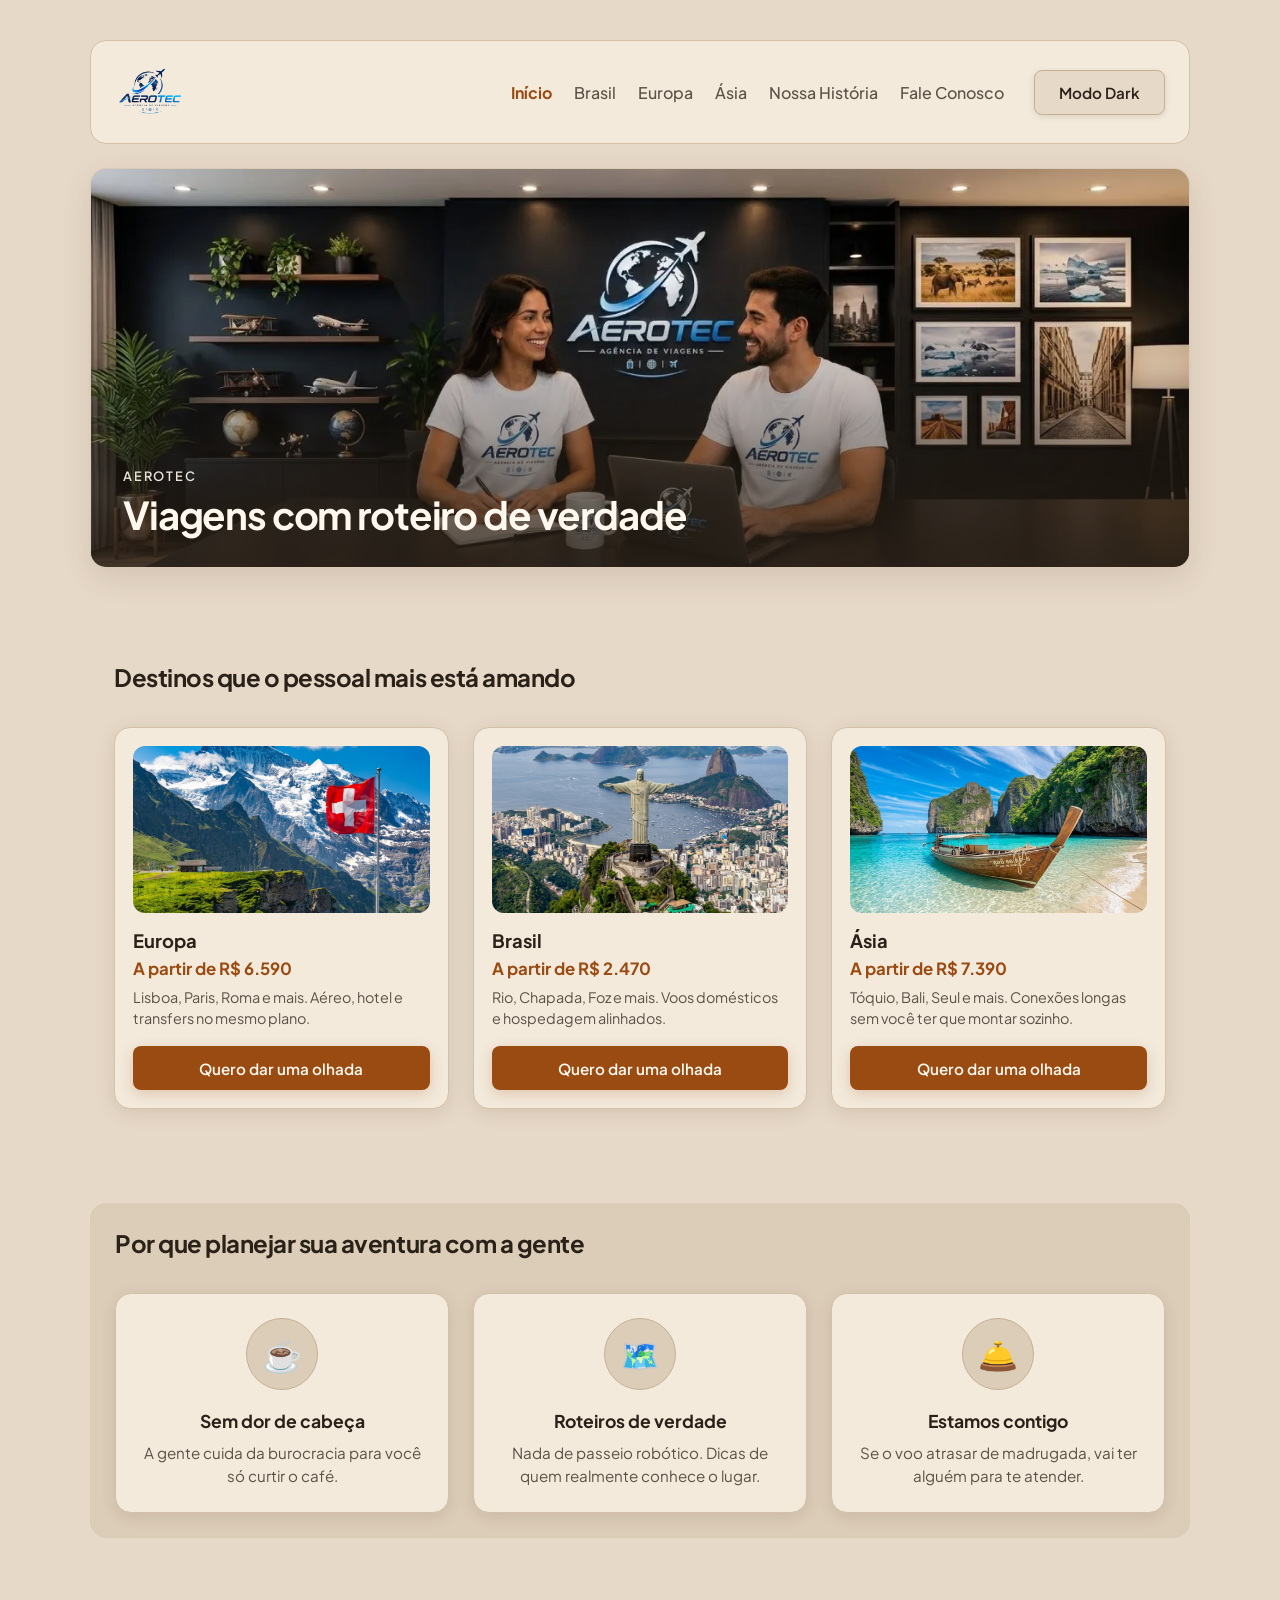
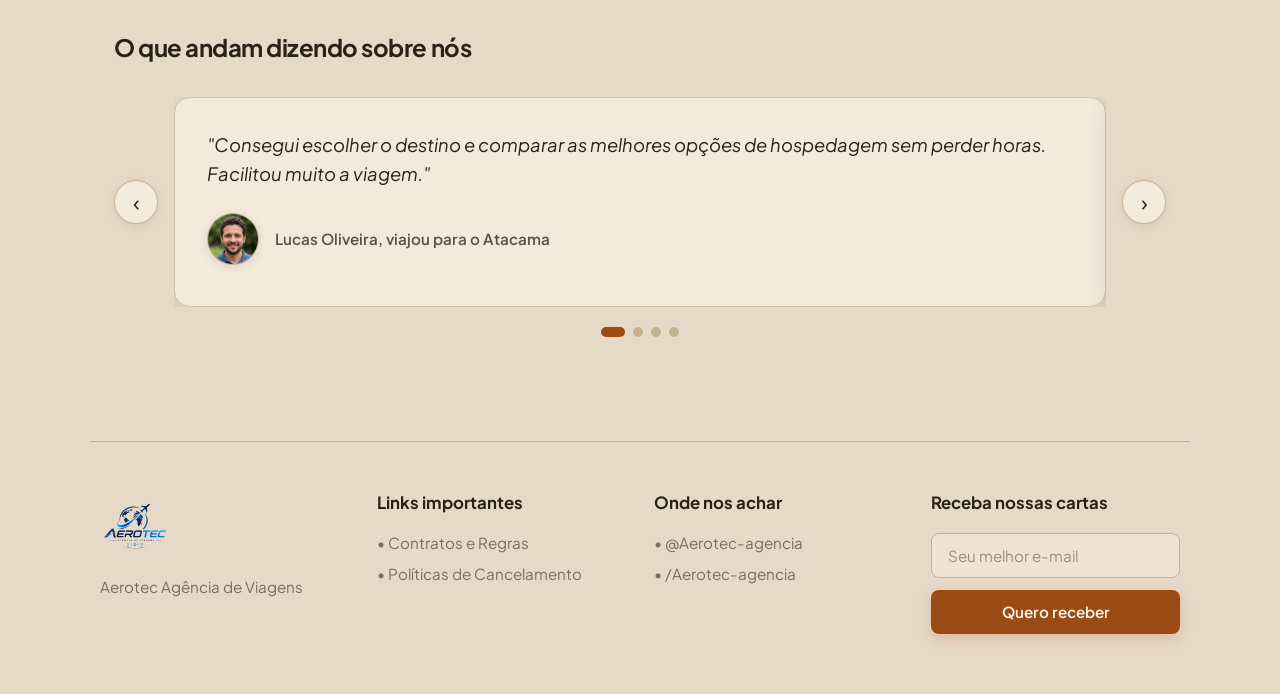
<file: index.html>
<!DOCTYPE html>
<html lang="pt-BR">
<head>
    <meta charset="UTF-8">
    <title>Aerotec Agência de Viagens</title>
    <meta name="description" content="Roteiros no Brasil, Europa e Ásia com a Aerotec.">
    <link rel="preconnect" href="https://fonts.googleapis.com">
    <link rel="preconnect" href="https://fonts.gstatic.com" crossorigin>
    <link href="https://fonts.googleapis.com/css2?family=Plus+Jakarta+Sans:wght@500;600;700&display=swap" rel="stylesheet">
    <link rel="stylesheet" href="style.css">
    <meta name="viewport" content="width=device-width, initial-scale=1.0">
</head>
<body>

    <div class="container-fixo" id="inicio">
        
        <header class="header-rascunho">
            <div class="header-topo">
                <div class="logo-box">
                    <img id="logo-header" class="logo-img tema-img" src="images/logo.webp" data-claro="images/logo.webp" data-escuro="images/logo%20dark.webp" alt="Logo Aerotec">
                </div>
                <button type="button" class="menu-toggle" id="menu-toggle" aria-expanded="false" aria-controls="nav-principal">Menu</button>
            </div>
            <nav class="nav-rascunho" id="nav-principal">
                <a href="#inicio" class="ativo">Início</a>
                <a href="brasil.html">Brasil</a>
                <a href="europa.html">Europa</a>
                <a href="asia.html">Ásia</a>
                <a href="historia.html">Nossa História</a>
                <a href="#contato">Fale Conosco</a>
                <button type="button" id="botao-modo-dark" class="botao-falso botao-modo-dark">Modo Dark</button>
            </nav>
        </header>

        <section class="hero-rascunho">
            <img id="hero-banner" class="hero-imagem tema-img" src="images/banner.webp" data-claro="images/banner.webp" data-escuro="images/banner%20dark.webp" alt="Banner Aerotec">
            <div class="hero-legenda">
                <span>Aerotec</span>
                <h2>Viagens com roteiro de verdade</h2>
            </div>
        </section>
        <section id="destinos" class="secao-rascunho">
            <h3>Destinos que o pessoal mais está amando</h3>
            <div class="grid-destinos">
        
                <div class="card-destino">
                    <div class="imagem-box">
                        <picture>
                            <source srcset="images/pag.europa_mobile.webp" media="(max-width: 768px)">
                            <img src="images/pag.europa.webp" alt="Europa">
                        </picture>
                    </div>
                    <h4>Europa</h4>
                    <p class="preco">A partir de R$ 6.590</p>
                    <p class="card-desc">Lisboa, Paris, Roma e mais. Aéreo, hotel e transfers no mesmo plano.</p>
                    <a href="europa.html" class="botao-falso">Quero dar uma olhada</a>
                </div>
        
                <div class="card-destino">
                    <div class="imagem-box">
                        <picture>
                            <source srcset="images/pag.brasil_mobile.webp" media="(max-width: 768px)">
                            <img src="images/pag.brasil.webp" alt="Brasil">
                        </picture>
                    </div>
                    <h4>Brasil</h4>
                    <p class="preco">A partir de R$ 2.470</p>
                    <p class="card-desc">Rio, Chapada, Foz e mais. Voos domésticos e hospedagem alinhados.</p>
                    <a href="brasil.html" class="botao-falso">Quero dar uma olhada</a>
                </div>
        
                <div class="card-destino">
                    <div class="imagem-box">
                        <picture>
                            <source srcset="images/pag.asia_mobile.webp" media="(max-width: 768px)">
                            <img src="images/pag.asia.webp" alt="Ásia">
                        </picture>
                    </div>
                    <h4>Ásia</h4>
                    <p class="preco">A partir de R$ 7.390</p>
                    <p class="card-desc">Tóquio, Bali, Seul e mais. Conexões longas sem você ter que montar sozinho.</p>
                    <a href="asia.html" class="botao-falso">Quero dar uma olhada</a>
                </div>
        
            </div>
        </section>

        <section class="secao-rascunho bkg-papel">
            <h3>Por que planejar sua aventura com a gente</h3>
            <div class="grid-vantagens">
                <div class="card-vantagem">
                    <div class="icone-box">☕</div>
                    <h4>Sem dor de cabeça</h4>
                    <p>A gente cuida da burocracia para você só curtir o café.</p>
                </div>
                <div class="card-vantagem">
                    <div class="icone-box">🗺️</div>
                    <h4>Roteiros de verdade</h4>
                    <p>Nada de passeio robótico. Dicas de quem realmente conhece o lugar.</p>
                </div>
                <div class="card-vantagem">
                    <div class="icone-box">🛎️</div>
                    <h4>Estamos contigo</h4>
                    <p>Se o voo atrasar de madrugada, vai ter alguém para te atender.</p>
                </div>
            </div>
        </section>

        <section class="secao-rascunho">
            <h3>O que andam dizendo sobre nós</h3>
            <div class="carrossel-depoimentos" id="carrossel-depoimentos">
                <div class="carrossel-linha">
                    <button type="button" class="carrossel-seta" data-carrossel-prev aria-label="Depoimento anterior">‹</button>
                    <div class="carrossel-viewport">
                        <div class="carrossel-trilha">
                            <article class="depoimento-box">
                                <p class="aspas">"Consegui escolher o destino e comparar as melhores opções de hospedagem sem perder horas. Facilitou muito a viagem."</p>
                                <div class="cliente-info">
                                    <div class="avatar-falso">
                                        <img src="images/lucas avaliador.webp" alt="Foto de Lucas Oliveira">
                                    </div>
                                    <span>Lucas Oliveira, viajou para o Atacama</span>
                                </div>
                            </article>
                            <article class="depoimento-box">
                                <p class="aspas">"O roteiro na Europa foi redondo: trem, hotel e dicas de quem já conhecia a cidade. Não fiquei perdido nem um dia."</p>
                                <div class="cliente-info">
                                    <div class="avatar-falso">
                                        <img src="images/marinaavaliadora.webp" alt="Foto de Marina Costa">
                                    </div>
                                    <span>Marina Costa, viajou para Lisboa</span>
                                </div>
                            </article>
                            <article class="depoimento-box">
                                <p class="aspas">"Pedi um plano para o Japão e saiu do papel sem enrolação. Passagens, hospedagem e horários certos para não perder nada."</p>
                                <div class="cliente-info">
                                    <div class="avatar-falso">
                                        <img src="images/rafaelavaliador.webp" alt="Foto de Rafael Santos">
                                    </div>
                                    <span>Rafael Santos, viajou para Tóquio</span>
                                </div>
                            </article>
                            <article class="depoimento-box">
                                <p class="aspas">"Queria conhecer o Brasil de verdade, não só o cartão-postal. A equipe montou um roteiro leve e com gente pra atender se algo saísse do script."</p>
                                <div class="cliente-info">
                                    <div class="avatar-falso">
                                        <img src="images/pedro avaliador.webp" alt="Foto de Pedro Raul">
                                    </div>
                                    <span>Pedro Raul, viajou para a Chapada Diamantina</span>
                                </div>
                            </article>
                        </div>
                    </div>
                    <button type="button" class="carrossel-seta" data-carrossel-next aria-label="Próximo depoimento">›</button>
                </div>
                <div class="carrossel-pontos" data-carrossel-pontos></div>
            </div>
        </section>

        <footer class="footer-rascunho">
            <div class="coluna-footer">
                <img id="logo-footer" class="logo-footer logo-img tema-img" src="images/logo.webp" data-claro="images/logo.webp" data-escuro="images/logo%20dark.webp" alt="Logo Aerotec">
                <p>Aerotec Agência de Viagens</p>
            </div>
            <div class="coluna-footer">
                <strong>Links importantes</strong>
                <p>• <a href="contratos.html">Contratos e Regras</a></p>
                <p>• <a href="politicas.html">Políticas de Cancelamento</a></p>
            </div>
            <div class="coluna-footer">
                <strong>Onde nos achar</strong>
                <p>• <a href="https://instagram.com/Aerotec_agencia">@Aerotec-agencia</a></p>
                <p>• <a href="https://facebook.com/Aerotec-agencia">/Aerotec-agencia</a></p>
            </div>
            <div id="contato" class="coluna-footer">
                <strong>Receba nossas cartas</strong>
                <input class="input-falso" type="email" name="email" placeholder="Seu melhor e-mail" autocomplete="email">
                <button type="button" class="botao-falso">Quero receber</button>
            </div>
        </footer>

    </div>

    <script>
        const botaoModoDark = document.getElementById('botao-modo-dark');
        const imagensTema = document.querySelectorAll('.tema-img');

        botaoModoDark.addEventListener('click', () => {
            const ativarDark = !document.body.classList.contains('modo-dark');
            document.body.classList.toggle('modo-dark', ativarDark);

            imagensTema.forEach((img) => {
                img.src = ativarDark ? img.dataset.escuro : img.dataset.claro;
            });

            botaoModoDark.textContent = ativarDark ? 'Modo Claro' : 'Modo Dark';
        });

        const carrossel = document.getElementById('carrossel-depoimentos');
        const trilha = carrossel.querySelector('.carrossel-trilha');
        const slides = carrossel.querySelectorAll('.depoimento-box');
        const pontosBox = carrossel.querySelector('[data-carrossel-pontos]');
        let indiceAtual = 0;

        slides.forEach((_, indice) => {
            const ponto = document.createElement('button');
            ponto.type = 'button';
            ponto.className = 'carrossel-ponto' + (indice === 0 ? ' ativo' : '');
            ponto.setAttribute('aria-label', 'Ir para depoimento ' + (indice + 1));
            ponto.addEventListener('click', () => irParaSlide(indice));
            pontosBox.appendChild(ponto);
        });

        const pontos = pontosBox.querySelectorAll('.carrossel-ponto');

        function irParaSlide(indice) {
            indiceAtual = (indice + slides.length) % slides.length;
            trilha.style.transform = 'translateX(-' + (indiceAtual * 100) + '%)';
            pontos.forEach((ponto, i) => ponto.classList.toggle('ativo', i === indiceAtual));
        }

        carrossel.querySelector('[data-carrossel-prev]').addEventListener('click', () => irParaSlide(indiceAtual - 1));
        carrossel.querySelector('[data-carrossel-next]').addEventListener('click', () => irParaSlide(indiceAtual + 1));

        const menuToggle = document.getElementById('menu-toggle');
        const navPrincipal = document.getElementById('nav-principal');

        menuToggle.addEventListener('click', () => {
            const aberto = navPrincipal.classList.toggle('aberto');
            menuToggle.setAttribute('aria-expanded', String(aberto));
            menuToggle.textContent = aberto ? 'Fechar' : 'Menu';
        });

        navPrincipal.querySelectorAll('a').forEach((link) => {
            link.addEventListener('click', () => {
                if (window.matchMedia('(max-width: 768px)').matches) {
                    navPrincipal.classList.remove('aberto');
                    menuToggle.setAttribute('aria-expanded', 'false');
                    menuToggle.textContent = 'Menu';
                }
            });
        });
    </script>

</body>
</html>
</file>
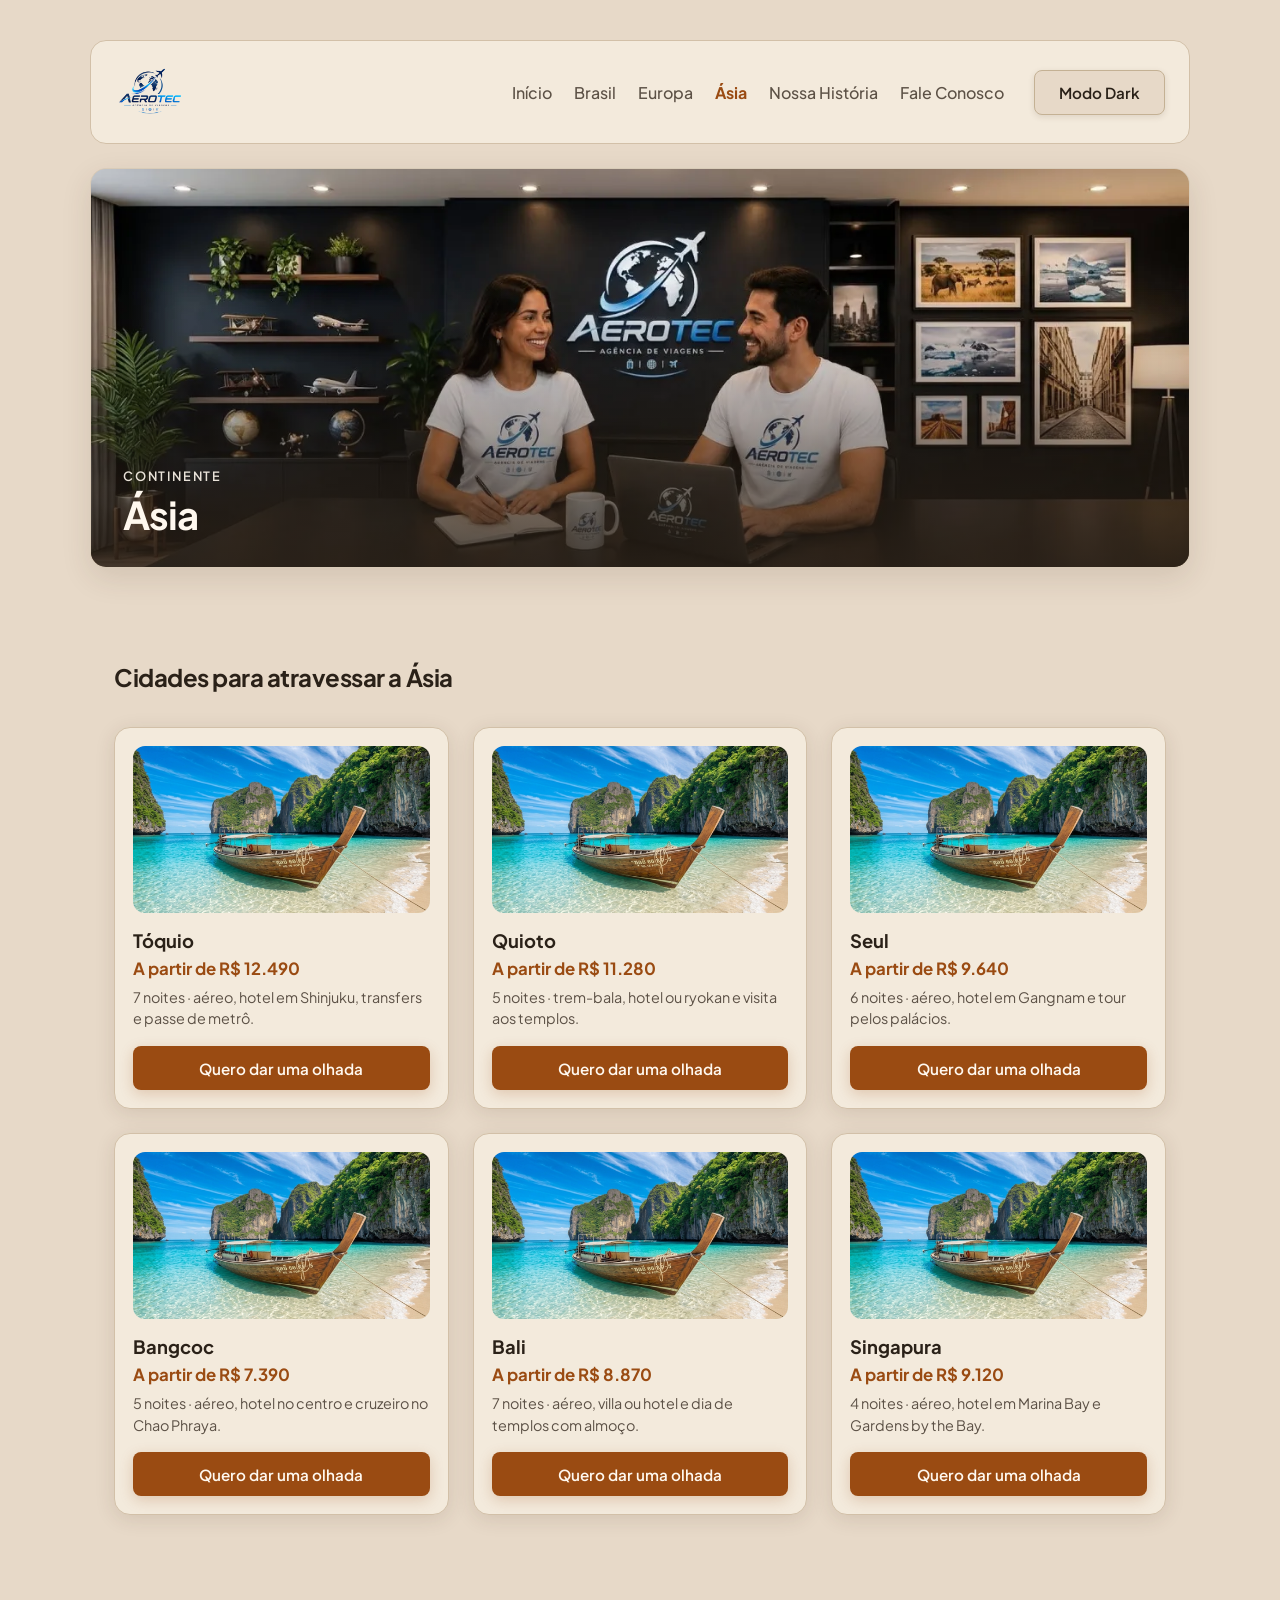
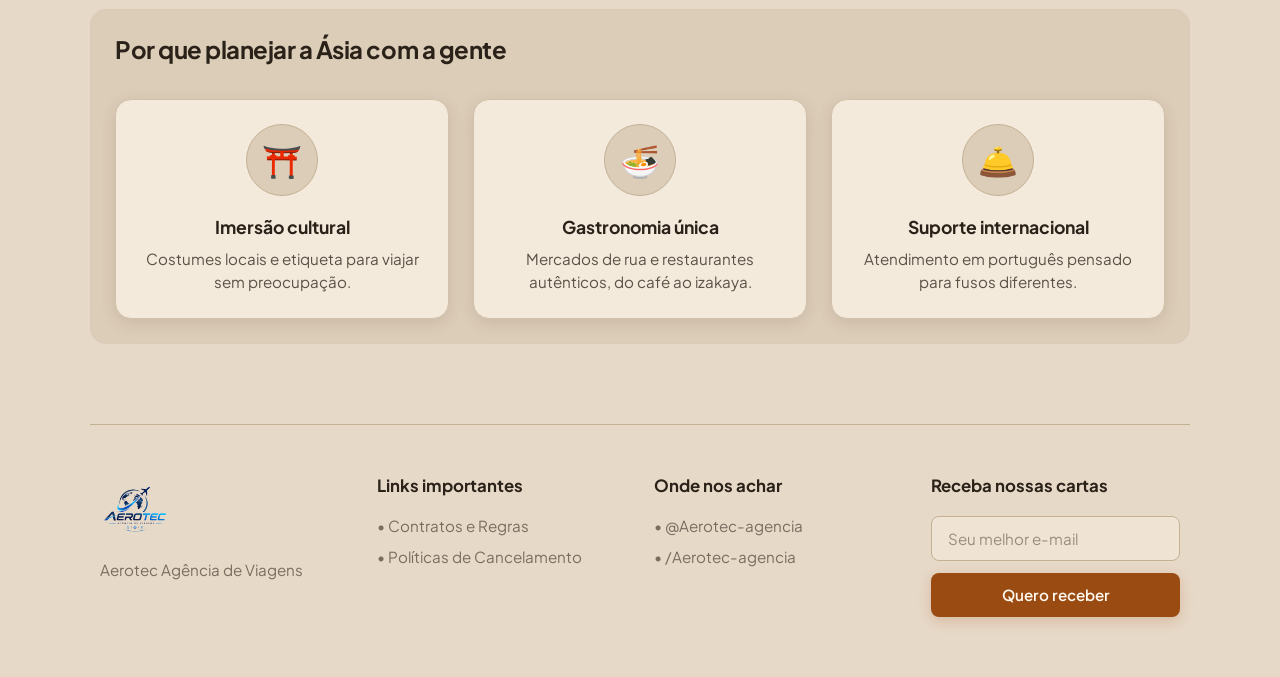
<file: asia.html>
<!DOCTYPE html>
<html lang="pt-BR">
<head>
    <meta charset="UTF-8">
    <title>Destinos na Ásia - Aerotec Agência de Viagens</title>
    <meta name="description" content="Pacotes na Ásia com a Aerotec: Tóquio, Quioto, Seul, Bangcoc, Bali e Singapura.">
    <link rel="preconnect" href="https://fonts.googleapis.com">
    <link rel="preconnect" href="https://fonts.gstatic.com" crossorigin>
    <link href="https://fonts.googleapis.com/css2?family=Plus+Jakarta+Sans:wght@500;600;700&display=swap" rel="stylesheet">
    <link rel="stylesheet" href="styleas.css">
    <meta name="viewport" content="width=device-width, initial-scale=1.0">
</head>
<body>

    <div class="container-fixo" id="inicio">
        
        <header class="header-rascunho">
            <div class="header-topo">
                <div class="logo-box">
                    <img id="logo-header" class="logo-img tema-img" src="images/logo.webp" data-claro="images/logo.webp" data-escuro="images/logo%20dark.webp" alt="Logo Aerotec">
                </div>
                <button type="button" class="menu-toggle" id="menu-toggle" aria-expanded="false" aria-controls="nav-principal">Menu</button>
            </div>
            <nav class="nav-rascunho" id="nav-principal">
                <a href="index.html">Início</a>
                <a href="brasil.html">Brasil</a>
                <a href="europa.html">Europa</a>
                <a href="asia.html" class="ativo">Ásia</a>
                <a href="historia.html">Nossa História</a>
                <a href="#contato">Fale Conosco</a>
                <button type="button" id="botao-modo-dark" class="botao-falso botao-modo-dark">Modo Dark</button>
            </nav>
        </header>

        <section class="hero-rascunho">
            <img id="hero-banner" class="hero-imagem tema-img" src="images/banner.webp" data-claro="images/banner.webp" data-escuro="images/banner%20dark.webp" alt="Banner Ásia Aerotec">
            <div class="hero-legenda">
                <span>Continente</span>
                <h2>Ásia</h2>
            </div>
        </section>

        <section id="destinos" class="secao-rascunho">
            <h3>Cidades para atravessar a Ásia</h3>
            <div class="grid-destinos">
        
                <div class="card-destino">
                    <div class="imagem-box">
                        <picture>
                            <source srcset="images/pag.asia_mobile.webp" media="(max-width: 768px)">
                            <img src="images/pag.asia.webp" alt="Tóquio">
                        </picture>
                    </div>
                    <h4>Tóquio</h4>
                    <p class="preco">A partir de R$ 12.490</p>
                    <p class="card-desc">7 noites · aéreo, hotel em Shinjuku, transfers e passe de metrô.</p>
                    <a class="botao-falso" href="https://wa.me/5511995799361?text=Ol%C3%A1%2C%20bom%20dia!%20Vi%20o%20pacote%20de%20T%C3%B3quio%20no%20site%20da%20Aerotec%20e%20gostaria%20de%20mais%20informa%C3%A7%C3%B5es." target="_blank" rel="noopener noreferrer">Quero dar uma olhada</a>
                </div>
        
                <div class="card-destino">
                    <div class="imagem-box">
                        <picture>
                            <source srcset="images/pag.asia_mobile.webp" media="(max-width: 768px)">
                            <img src="images/pag.asia.webp" alt="Quioto">
                        </picture>
                    </div>
                    <h4>Quioto</h4>
                    <p class="preco">A partir de R$ 11.280</p>
                    <p class="card-desc">5 noites · trem-bala, hotel ou ryokan e visita aos templos.</p>
                    <a class="botao-falso" href="https://wa.me/5511995799361?text=Ol%C3%A1%2C%20bom%20dia!%20Vi%20o%20pacote%20de%20Quioto%20no%20site%20da%20Aerotec%20e%20gostaria%20de%20mais%20informa%C3%A7%C3%B5es." target="_blank" rel="noopener noreferrer">Quero dar uma olhada</a>
                </div>
        
                <div class="card-destino">
                    <div class="imagem-box">
                        <picture>
                            <source srcset="images/pag.asia_mobile.webp" media="(max-width: 768px)">
                            <img src="images/pag.asia.webp" alt="Seul">
                        </picture>
                    </div>
                    <h4>Seul</h4>
                    <p class="preco">A partir de R$ 9.640</p>
                    <p class="card-desc">6 noites · aéreo, hotel em Gangnam e tour pelos palácios.</p>
                    <a class="botao-falso" href="https://wa.me/5511995799361?text=Ol%C3%A1%2C%20bom%20dia!%20Vi%20o%20pacote%20de%20Seul%20no%20site%20da%20Aerotec%20e%20gostaria%20de%20mais%20informa%C3%A7%C3%B5es." target="_blank" rel="noopener noreferrer">Quero dar uma olhada</a>
                </div>

                <div class="card-destino">
                    <div class="imagem-box">
                        <picture>
                            <source srcset="images/pag.asia_mobile.webp" media="(max-width: 768px)">
                            <img src="images/pag.asia.webp" alt="Bangcoc">
                        </picture>
                    </div>
                    <h4>Bangcoc</h4>
                    <p class="preco">A partir de R$ 7.390</p>
                    <p class="card-desc">5 noites · aéreo, hotel no centro e cruzeiro no Chao Phraya.</p>
                    <a class="botao-falso" href="https://wa.me/5511995799361?text=Ol%C3%A1%2C%20bom%20dia!%20Vi%20o%20pacote%20de%20Bangcoc%20no%20site%20da%20Aerotec%20e%20gostaria%20de%20mais%20informa%C3%A7%C3%B5es." target="_blank" rel="noopener noreferrer">Quero dar uma olhada</a>
                </div>

                <div class="card-destino">
                    <div class="imagem-box">
                        <picture>
                            <source srcset="images/pag.asia_mobile.webp" media="(max-width: 768px)">
                            <img src="images/pag.asia.webp" alt="Bali">
                        </picture>
                    </div>
                    <h4>Bali</h4>
                    <p class="preco">A partir de R$ 8.870</p>
                    <p class="card-desc">7 noites · aéreo, villa ou hotel e dia de templos com almoço.</p>
                    <a class="botao-falso" href="https://wa.me/5511995799361?text=Ol%C3%A1%2C%20bom%20dia!%20Vi%20o%20pacote%20de%20Bali%20no%20site%20da%20Aerotec%20e%20gostaria%20de%20mais%20informa%C3%A7%C3%B5es." target="_blank" rel="noopener noreferrer">Quero dar uma olhada</a>
                </div>

                <div class="card-destino">
                    <div class="imagem-box">
                        <picture>
                            <source srcset="images/pag.asia_mobile.webp" media="(max-width: 768px)">
                            <img src="images/pag.asia.webp" alt="Singapura">
                        </picture>
                    </div>
                    <h4>Singapura</h4>
                    <p class="preco">A partir de R$ 9.120</p>
                    <p class="card-desc">4 noites · aéreo, hotel em Marina Bay e Gardens by the Bay.</p>
                    <a class="botao-falso" href="https://wa.me/5511995799361?text=Ol%C3%A1%2C%20bom%20dia!%20Vi%20o%20pacote%20de%20Singapura%20no%20site%20da%20Aerotec%20e%20gostaria%20de%20mais%20informa%C3%A7%C3%B5es." target="_blank" rel="noopener noreferrer">Quero dar uma olhada</a>
                </div>
        
            </div>
        </section>

        <section class="secao-rascunho bkg-papel">
            <h3>Por que planejar a Ásia com a gente</h3>
            <div class="grid-vantagens">
                <div class="card-vantagem">
                    <div class="icone-box">⛩️</div>
                    <h4>Imersão cultural</h4>
                    <p>Costumes locais e etiqueta para viajar sem preocupação.</p>
                </div>
                <div class="card-vantagem">
                    <div class="icone-box">🍜</div>
                    <h4>Gastronomia única</h4>
                    <p>Mercados de rua e restaurantes autênticos, do café ao izakaya.</p>
                </div>
                <div class="card-vantagem">
                    <div class="icone-box">🛎️</div>
                    <h4>Suporte internacional</h4>
                    <p>Atendimento em português pensado para fusos diferentes.</p>
                </div>
            </div>
        </section>

        <footer class="footer-rascunho">
            <div class="coluna-footer">
                <img id="logo-footer" class="logo-footer logo-img tema-img" src="images/logo.webp" data-claro="images/logo.webp" data-escuro="images/logo%20dark.webp" alt="Logo Aerotec">
                <p>Aerotec Agência de Viagens</p>
            </div>
            <div class="coluna-footer">
                <strong>Links importantes</strong>
                <p>• <a href="contratos.html">Contratos e Regras</a></p>
                <p>• <a href="politicas.html">Políticas de Cancelamento</a></p>
            </div>
            <div class="coluna-footer">
                <strong>Onde nos achar</strong>
                <p>• <a href="https://instagram.com/Aerotec_agencia">@Aerotec-agencia</a></p>
                <p>• <a href="https://facebook.com/Aerotec-agencia">/Aerotec-agencia</a></p>
            </div>
            <div id="contato" class="coluna-footer">
                <strong>Receba nossas cartas</strong>
                <input class="input-falso" type="email" name="email" placeholder="Seu melhor e-mail" autocomplete="email">
                <button type="button" class="botao-falso">Quero receber</button>
            </div>
        </footer>

    </div>

    <script>
        const botaoModoDark = document.getElementById('botao-modo-dark');
        const imagensTema = document.querySelectorAll('.tema-img');

        botaoModoDark.addEventListener('click', () => {
            const ativarDark = !document.body.classList.contains('modo-dark');
            document.body.classList.toggle('modo-dark', ativarDark);

            imagensTema.forEach((img) => {
                img.src = ativarDark ? img.dataset.escuro : img.dataset.claro;
            });

            botaoModoDark.textContent = ativarDark ? 'Modo Claro' : 'Modo Dark';
        });

        const menuToggle = document.getElementById('menu-toggle');
        const navPrincipal = document.getElementById('nav-principal');

        menuToggle.addEventListener('click', () => {
            const aberto = navPrincipal.classList.toggle('aberto');
            menuToggle.setAttribute('aria-expanded', String(aberto));
            menuToggle.textContent = aberto ? 'Fechar' : 'Menu';
        });

        navPrincipal.querySelectorAll('a').forEach((link) => {
            link.addEventListener('click', () => {
                if (window.matchMedia('(max-width: 768px)').matches) {
                    navPrincipal.classList.remove('aberto');
                    menuToggle.setAttribute('aria-expanded', 'false');
                    menuToggle.textContent = 'Menu';
                }
            });
        });
    </script>

</body>
</html>
</file>
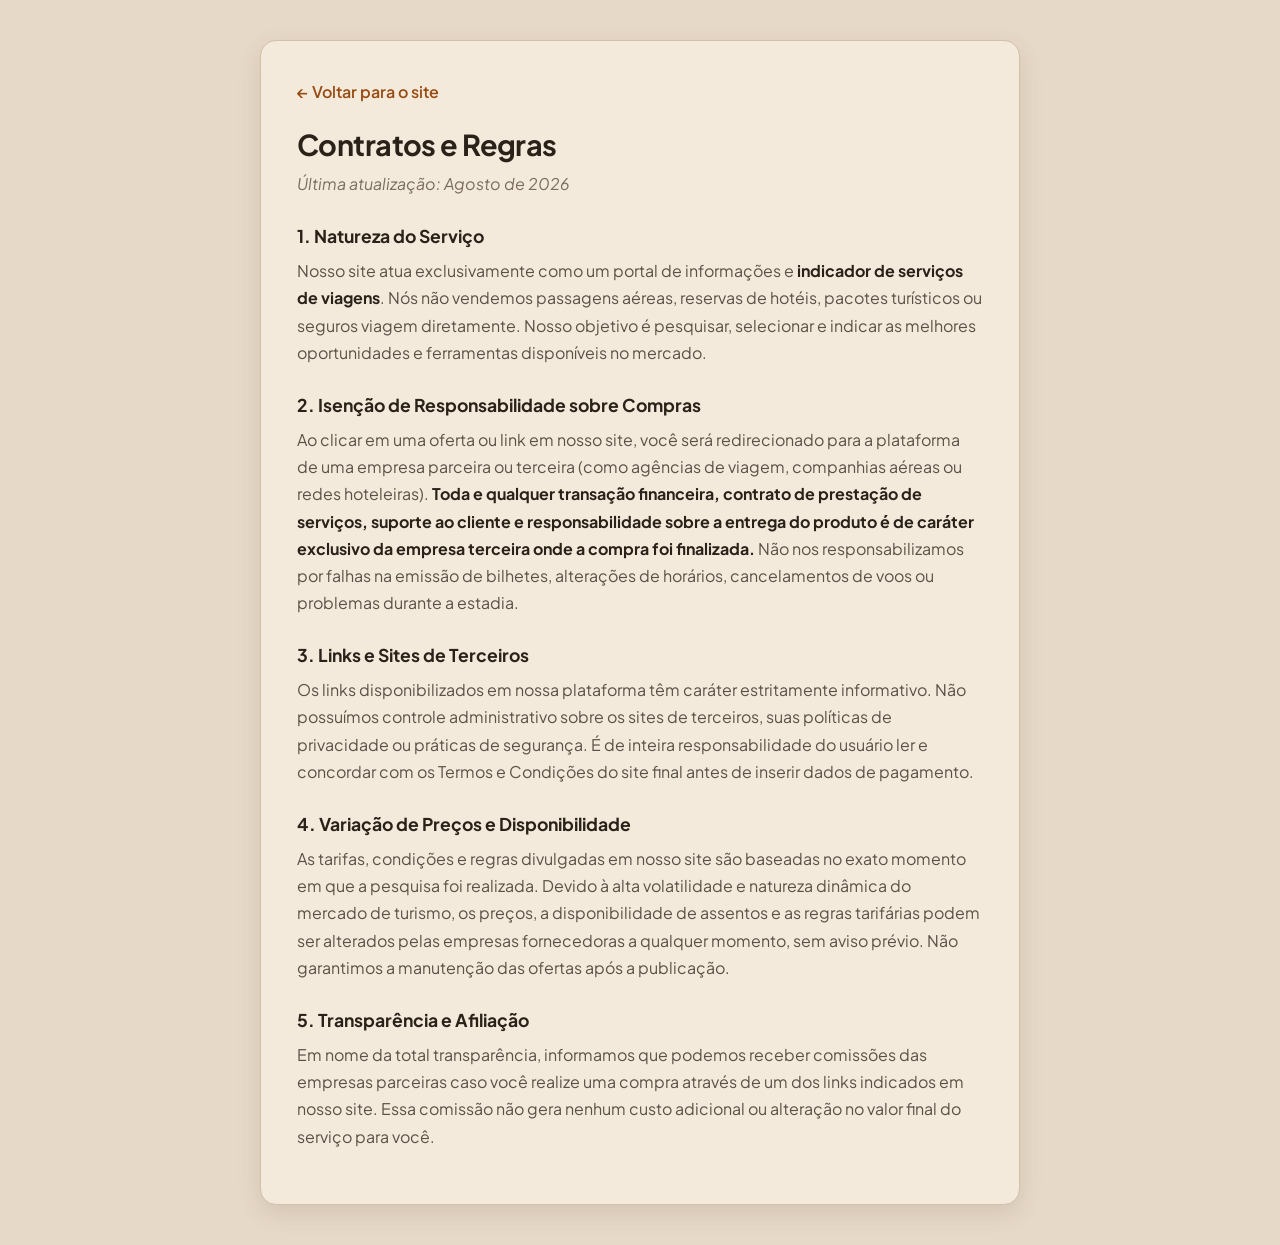
<file: contratos.html>
<!DOCTYPE html>
<html lang="pt-BR">
<head>
    <meta charset="UTF-8">
    <meta name="viewport" content="width=device-width, initial-scale=1.0">
    <title>Contratos e Regras - Aerotec</title>
    <link rel="preconnect" href="https://fonts.googleapis.com">
    <link rel="preconnect" href="https://fonts.gstatic.com" crossorigin>
    <link href="https://fonts.googleapis.com/css2?family=Plus+Jakarta+Sans:wght@500;600;700&display=swap" rel="stylesheet">
    <link rel="stylesheet" href="style.css">
</head>
<body>

    <div class="container-fixo">
        <div class="pagina-simples">
            <a href="index.html" class="link-voltar">← Voltar para o site</a>
            <h1>Contratos e Regras</h1>
            <p class="data-atualizacao">Última atualização: Agosto de 2026</p>
            
            <h2>1. Natureza do Serviço</h2>
            <p>Nosso site atua exclusivamente como um portal de informações e <strong>indicador de serviços de viagens</strong>. Nós não vendemos passagens aéreas, reservas de hotéis, pacotes turísticos ou seguros viagem diretamente. Nosso objetivo é pesquisar, selecionar e indicar as melhores oportunidades e ferramentas disponíveis no mercado.</p>

            <h2>2. Isenção de Responsabilidade sobre Compras</h2>
            <p>Ao clicar em uma oferta ou link em nosso site, você será redirecionado para a plataforma de uma empresa parceira ou terceira (como agências de viagem, companhias aéreas ou redes hoteleiras). <strong>Toda e qualquer transação financeira, contrato de prestação de serviços, suporte ao cliente e responsabilidade sobre a entrega do produto é de caráter exclusivo da empresa terceira onde a compra foi finalizada.</strong> Não nos responsabilizamos por falhas na emissão de bilhetes, alterações de horários, cancelamentos de voos ou problemas durante a estadia.</p>

            <h2>3. Links e Sites de Terceiros</h2>
            <p>Os links disponibilizados em nossa plataforma têm caráter estritamente informativo. Não possuímos controle administrativo sobre os sites de terceiros, suas políticas de privacidade ou práticas de segurança. É de inteira responsabilidade do usuário ler e concordar com os Termos e Condições do site final antes de inserir dados de pagamento.</p>

            <h2>4. Variação de Preços e Disponibilidade</h2>
            <p>As tarifas, condições e regras divulgadas em nosso site são baseadas no exato momento em que a pesquisa foi realizada. Devido à alta volatilidade e natureza dinâmica do mercado de turismo, os preços, a disponibilidade de assentos e as regras tarifárias podem ser alterados pelas empresas fornecedoras a qualquer momento, sem aviso prévio. Não garantimos a manutenção das ofertas após a publicação.</p>
            
            <h2>5. Transparência e Afiliação</h2>
            <p>Em nome da total transparência, informamos que podemos receber comissões das empresas parceiras caso você realize uma compra através de um dos links indicados em nosso site. Essa comissão não gera nenhum custo adicional ou alteração no valor final do serviço para você.</p>
        </div>
    </div>

</body>
</html>
</file>
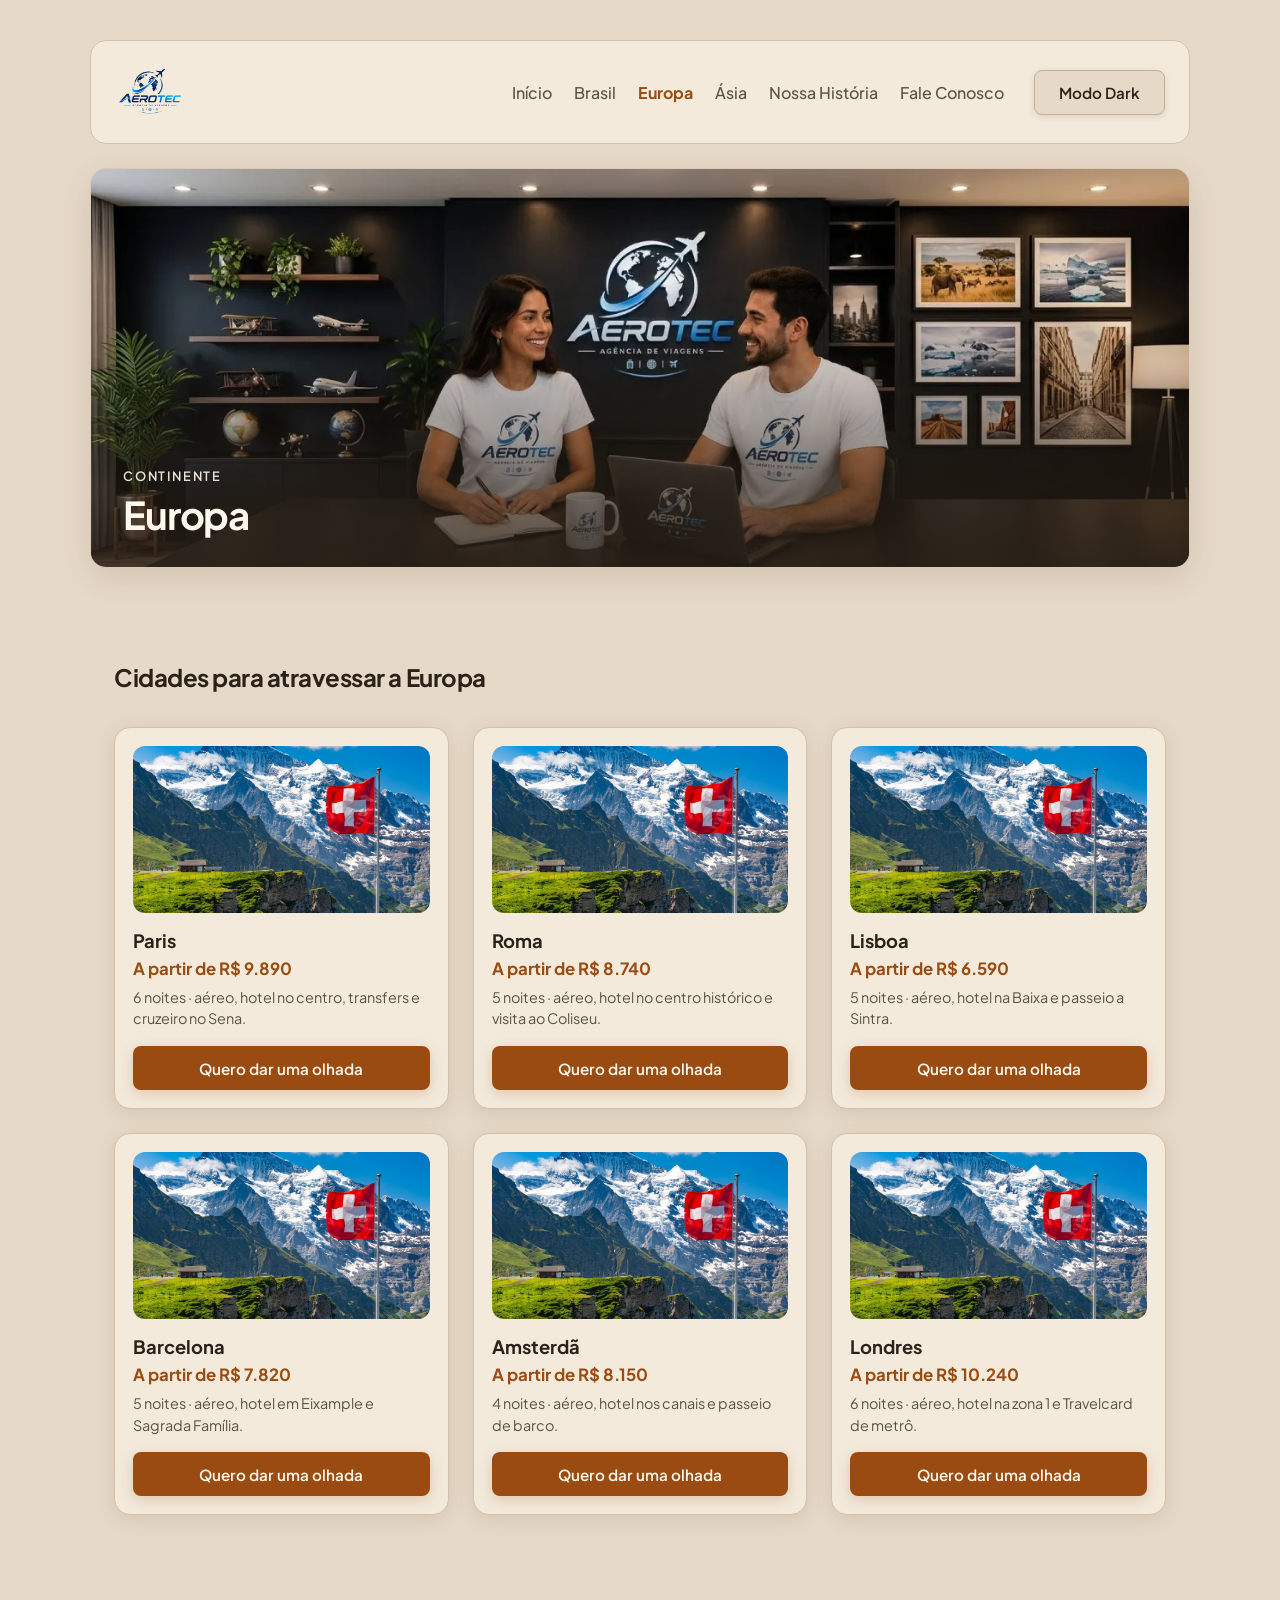
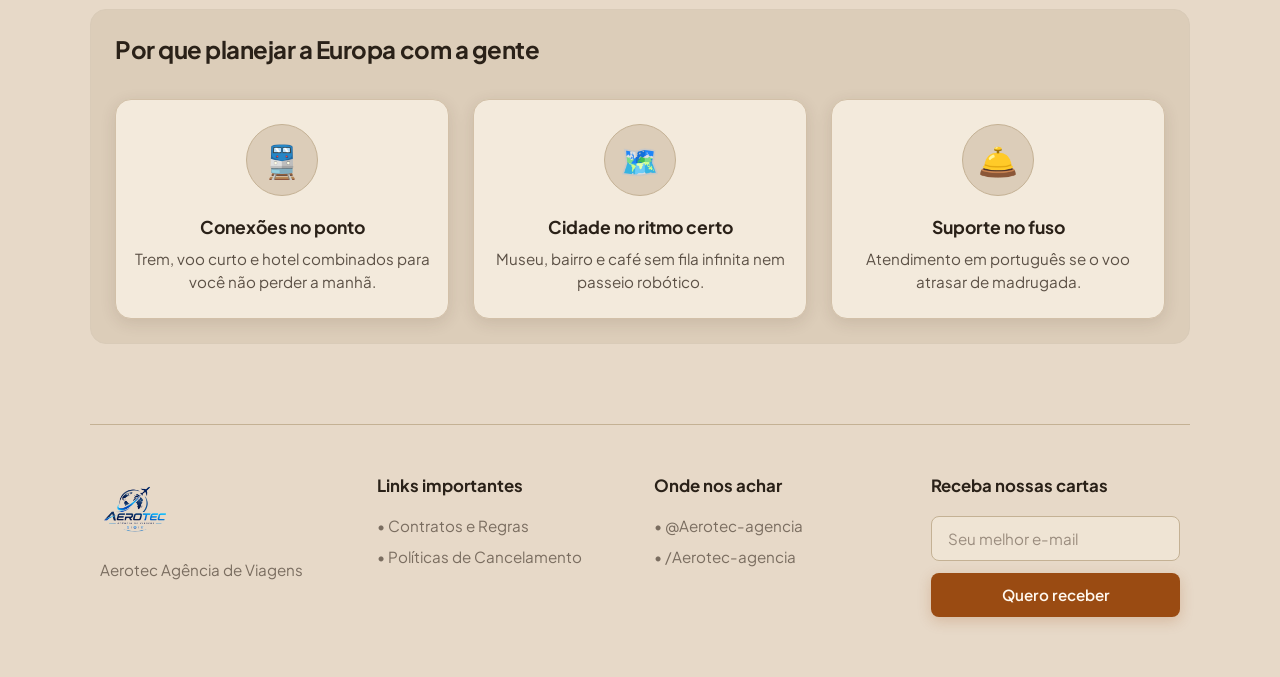
<file: europa.html>
<!DOCTYPE html>
<html lang="pt-BR">
<head>
    <meta charset="UTF-8">
    <title>Destinos na Europa - Aerotec Agência de Viagens</title>
    <meta name="description" content="Pacotes na Europa com a Aerotec: Paris, Roma, Lisboa, Barcelona, Amsterdã e Londres.">
    <link rel="preconnect" href="https://fonts.googleapis.com">
    <link rel="preconnect" href="https://fonts.gstatic.com" crossorigin>
    <link href="https://fonts.googleapis.com/css2?family=Plus+Jakarta+Sans:wght@500;600;700&display=swap" rel="stylesheet">
    <link rel="stylesheet" href="styleeurope.css">
    <meta name="viewport" content="width=device-width, initial-scale=1.0">
</head>
<body>

    <div class="container-fixo" id="inicio">
        
        <header class="header-rascunho">
            <div class="header-topo">
                <div class="logo-box">
                    <img id="logo-header" class="logo-img tema-img" src="images/logo.webp" data-claro="images/logo.webp" data-escuro="images/logo%20dark.webp" alt="Logo Aerotec">
                </div>
                <button type="button" class="menu-toggle" id="menu-toggle" aria-expanded="false" aria-controls="nav-principal">Menu</button>
            </div>
            <nav class="nav-rascunho" id="nav-principal">
                <a href="index.html">Início</a>
                <a href="brasil.html">Brasil</a>
                <a href="europa.html" class="ativo">Europa</a>
                <a href="asia.html">Ásia</a>
                <a href="historia.html">Nossa História</a>
                <a href="#contato">Fale Conosco</a>
                <button type="button" id="botao-modo-dark" class="botao-falso botao-modo-dark">Modo Dark</button>
            </nav>
        </header>

        <section class="hero-rascunho">
            <img id="hero-banner" class="hero-imagem tema-img" src="images/banner.webp" data-claro="images/banner.webp" data-escuro="images/banner%20dark.webp" alt="Banner Europa Aerotec">
            <div class="hero-legenda">
                <span>Continente</span>
                <h2>Europa</h2>
            </div>
        </section>

        <section id="destinos" class="secao-rascunho">
            <h3>Cidades para atravessar a Europa</h3>
            <div class="grid-destinos">
        
                <div class="card-destino">
                    <div class="imagem-box">
                        <picture>
                            <source srcset="images/pag.europa_mobile.webp" media="(max-width: 768px)">
                            <img src="images/pag.europa.webp" alt="Paris">
                        </picture>
                    </div>
                    <h4>Paris</h4>
                    <p class="preco">A partir de R$ 9.890</p>
                    <p class="card-desc">6 noites · aéreo, hotel no centro, transfers e cruzeiro no Sena.</p>
                    <a class="botao-falso" href="https://wa.me/5511995799361?text=Ol%C3%A1%2C%20bom%20dia!%20Vi%20o%20pacote%20de%20Paris%20no%20site%20da%20Aerotec%20e%20gostaria%20de%20mais%20informa%C3%A7%C3%B5es." target="_blank" rel="noopener noreferrer">Quero dar uma olhada</a>
                </div>
        
                <div class="card-destino">
                    <div class="imagem-box">
                        <picture>
                            <source srcset="images/pag.europa_mobile.webp" media="(max-width: 768px)">
                            <img src="images/pag.europa.webp" alt="Roma">
                        </picture>
                    </div>
                    <h4>Roma</h4>
                    <p class="preco">A partir de R$ 8.740</p>
                    <p class="card-desc">5 noites · aéreo, hotel no centro histórico e visita ao Coliseu.</p>
                    <a class="botao-falso" href="https://wa.me/5511995799361?text=Ol%C3%A1%2C%20bom%20dia!%20Vi%20o%20pacote%20de%20Roma%20no%20site%20da%20Aerotec%20e%20gostaria%20de%20mais%20informa%C3%A7%C3%B5es." target="_blank" rel="noopener noreferrer">Quero dar uma olhada</a>
                </div>
        
                <div class="card-destino">
                    <div class="imagem-box">
                        <picture>
                            <source srcset="images/pag.europa_mobile.webp" media="(max-width: 768px)">
                            <img src="images/pag.europa.webp" alt="Lisboa">
                        </picture>
                    </div>
                    <h4>Lisboa</h4>
                    <p class="preco">A partir de R$ 6.590</p>
                    <p class="card-desc">5 noites · aéreo, hotel na Baixa e passeio a Sintra.</p>
                    <a class="botao-falso" href="https://wa.me/5511995799361?text=Ol%C3%A1%2C%20bom%20dia!%20Vi%20o%20pacote%20de%20Lisboa%20no%20site%20da%20Aerotec%20e%20gostaria%20de%20mais%20informa%C3%A7%C3%B5es." target="_blank" rel="noopener noreferrer">Quero dar uma olhada</a>
                </div>

                <div class="card-destino">
                    <div class="imagem-box">
                        <picture>
                            <source srcset="images/pag.europa_mobile.webp" media="(max-width: 768px)">
                            <img src="images/pag.europa.webp" alt="Barcelona">
                        </picture>
                    </div>
                    <h4>Barcelona</h4>
                    <p class="preco">A partir de R$ 7.820</p>
                    <p class="card-desc">5 noites · aéreo, hotel em Eixample e Sagrada Família.</p>
                    <a class="botao-falso" href="https://wa.me/5511995799361?text=Ol%C3%A1%2C%20bom%20dia!%20Vi%20o%20pacote%20de%20Barcelona%20no%20site%20da%20Aerotec%20e%20gostaria%20de%20mais%20informa%C3%A7%C3%B5es." target="_blank" rel="noopener noreferrer">Quero dar uma olhada</a>
                </div>

                <div class="card-destino">
                    <div class="imagem-box">
                        <picture>
                            <source srcset="images/pag.europa_mobile.webp" media="(max-width: 768px)">
                            <img src="images/pag.europa.webp" alt="Amsterdã">
                        </picture>
                    </div>
                    <h4>Amsterdã</h4>
                    <p class="preco">A partir de R$ 8.150</p>
                    <p class="card-desc">4 noites · aéreo, hotel nos canais e passeio de barco.</p>
                    <a class="botao-falso" href="https://wa.me/5511995799361?text=Ol%C3%A1%2C%20bom%20dia!%20Vi%20o%20pacote%20de%20Amsterd%C3%A3%20no%20site%20da%20Aerotec%20e%20gostaria%20de%20mais%20informa%C3%A7%C3%B5es." target="_blank" rel="noopener noreferrer">Quero dar uma olhada</a>
                </div>

                <div class="card-destino">
                    <div class="imagem-box">
                        <picture>
                            <source srcset="images/pag.europa_mobile.webp" media="(max-width: 768px)">
                            <img src="images/pag.europa.webp" alt="Londres">
                        </picture>
                    </div>
                    <h4>Londres</h4>
                    <p class="preco">A partir de R$ 10.240</p>
                    <p class="card-desc">6 noites · aéreo, hotel na zona 1 e Travelcard de metrô.</p>
                    <a class="botao-falso" href="https://wa.me/5511995799361?text=Ol%C3%A1%2C%20bom%20dia!%20Vi%20o%20pacote%20de%20Londres%20no%20site%20da%20Aerotec%20e%20gostaria%20de%20mais%20informa%C3%A7%C3%B5es." target="_blank" rel="noopener noreferrer">Quero dar uma olhada</a>
                </div>
        
            </div>
        </section>

        <section class="secao-rascunho bkg-papel">
            <h3>Por que planejar a Europa com a gente</h3>
            <div class="grid-vantagens">
                <div class="card-vantagem">
                    <div class="icone-box">🚆</div>
                    <h4>Conexões no ponto</h4>
                    <p>Trem, voo curto e hotel combinados para você não perder a manhã.</p>
                </div>
                <div class="card-vantagem">
                    <div class="icone-box">🗺️</div>
                    <h4>Cidade no ritmo certo</h4>
                    <p>Museu, bairro e café sem fila infinita nem passeio robótico.</p>
                </div>
                <div class="card-vantagem">
                    <div class="icone-box">🛎️</div>
                    <h4>Suporte no fuso</h4>
                    <p>Atendimento em português se o voo atrasar de madrugada.</p>
                </div>
            </div>
        </section>

        <footer class="footer-rascunho">
            <div class="coluna-footer">
                <img id="logo-footer" class="logo-footer logo-img tema-img" src="images/logo.webp" data-claro="images/logo.webp" data-escuro="images/logo%20dark.webp" alt="Logo Aerotec">
                <p>Aerotec Agência de Viagens</p>
            </div>
            <div class="coluna-footer">
                <strong>Links importantes</strong>
                <p>• <a href="contratos.html">Contratos e Regras</a></p>
                <p>• <a href="politicas.html">Políticas de Cancelamento</a></p>
            </div>
            <div class="coluna-footer">
                <strong>Onde nos achar</strong>
                <p>• <a href="https://instagram.com/Aerotec_agencia">@Aerotec-agencia</a></p>
                <p>• <a href="https://facebook.com/Aerotec-agencia">/Aerotec-agencia</a></p>
            </div>
            <div id="contato" class="coluna-footer">
                <strong>Receba nossas cartas</strong>
                <input class="input-falso" type="email" name="email" placeholder="Seu melhor e-mail" autocomplete="email">
                <button type="button" class="botao-falso">Quero receber</button>
            </div>
        </footer>

    </div>

    <script>
        const botaoModoDark = document.getElementById('botao-modo-dark');
        const imagensTema = document.querySelectorAll('.tema-img');

        botaoModoDark.addEventListener('click', () => {
            const ativarDark = !document.body.classList.contains('modo-dark');
            document.body.classList.toggle('modo-dark', ativarDark);

            imagensTema.forEach((img) => {
                img.src = ativarDark ? img.dataset.escuro : img.dataset.claro;
            });

            botaoModoDark.textContent = ativarDark ? 'Modo Claro' : 'Modo Dark';
        });

        const menuToggle = document.getElementById('menu-toggle');
        const navPrincipal = document.getElementById('nav-principal');

        menuToggle.addEventListener('click', () => {
            const aberto = navPrincipal.classList.toggle('aberto');
            menuToggle.setAttribute('aria-expanded', String(aberto));
            menuToggle.textContent = aberto ? 'Fechar' : 'Menu';
        });

        navPrincipal.querySelectorAll('a').forEach((link) => {
            link.addEventListener('click', () => {
                if (window.matchMedia('(max-width: 768px)').matches) {
                    navPrincipal.classList.remove('aberto');
                    menuToggle.setAttribute('aria-expanded', 'false');
                    menuToggle.textContent = 'Menu';
                }
            });
        });
    </script>

</body>
</html>
</file>
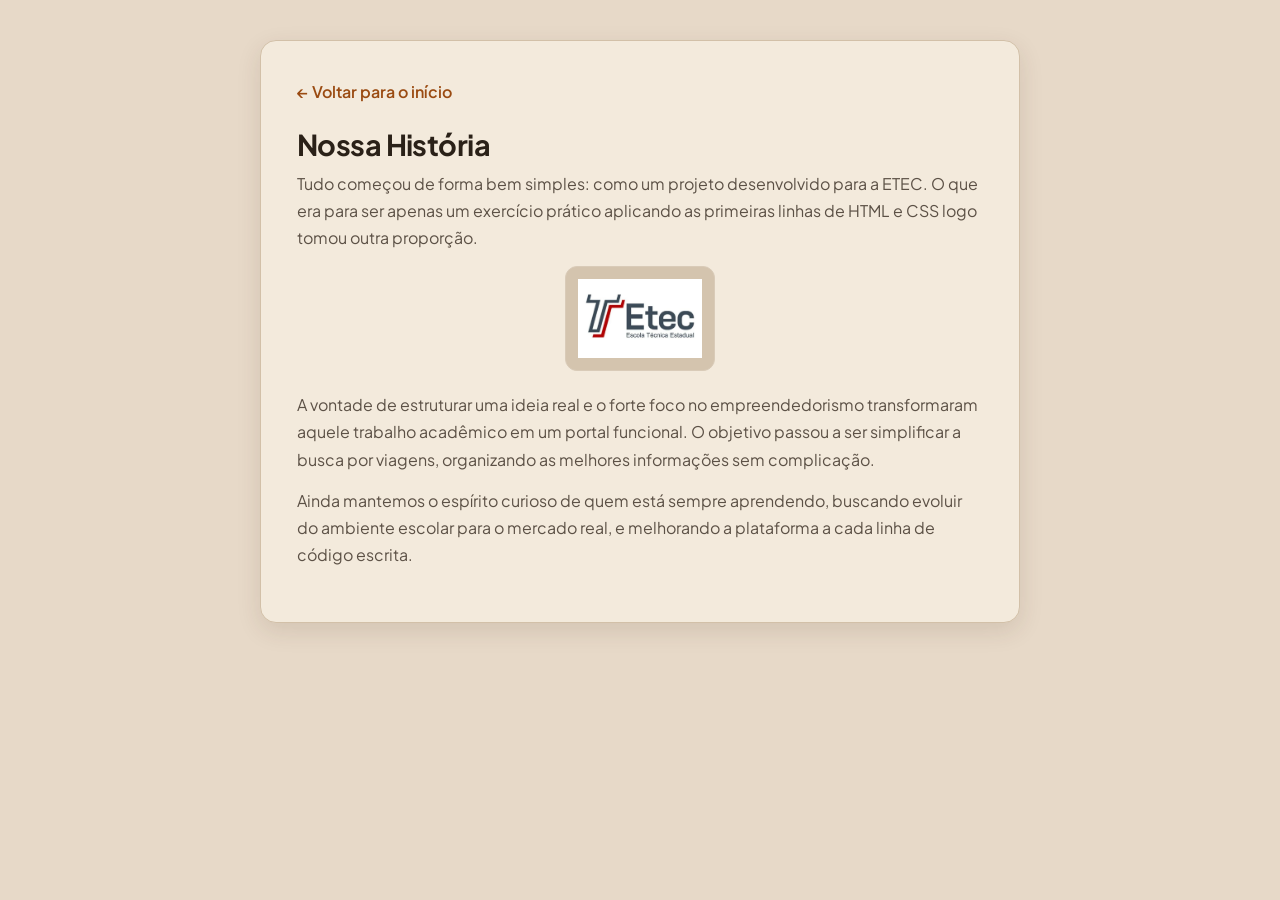
<file: historia.html>
<!DOCTYPE html>
<html lang="pt-BR">
<head>
    <meta charset="UTF-8">
    <meta name="viewport" content="width=device-width, initial-scale=1.0">
    <title>Nossa História - Aerotec</title>
    <link rel="preconnect" href="https://fonts.googleapis.com">
    <link rel="preconnect" href="https://fonts.gstatic.com" crossorigin>
    <link href="https://fonts.googleapis.com/css2?family=Plus+Jakarta+Sans:wght@500;600;700&display=swap" rel="stylesheet">
    <link rel="stylesheet" href="style.css">
</head>
<body>

    <div class="container-fixo">
        <div class="pagina-simples">
            <a href="index.html" class="link-voltar">← Voltar para o início</a>
            <h1>Nossa História</h1>
            <p>Tudo começou de forma bem simples: como um projeto desenvolvido para a ETEC. O que era para ser apenas um exercício prático aplicando as primeiras linhas de HTML e CSS logo tomou outra proporção.</p>
            <img src="images/LOGO-ETEC.historia.webp" alt="Logo da ETEC" class="logo-etec">
            <p>A vontade de estruturar uma ideia real e o forte foco no empreendedorismo transformaram aquele trabalho acadêmico em um portal funcional. O objetivo passou a ser simplificar a busca por viagens, organizando as melhores informações sem complicação.</p>
            <p>Ainda mantemos o espírito curioso de quem está sempre aprendendo, buscando evoluir do ambiente escolar para o mercado real, e melhorando a plataforma a cada linha de código escrita.</p>
        </div>
    </div>

</body>
</html>
</file>
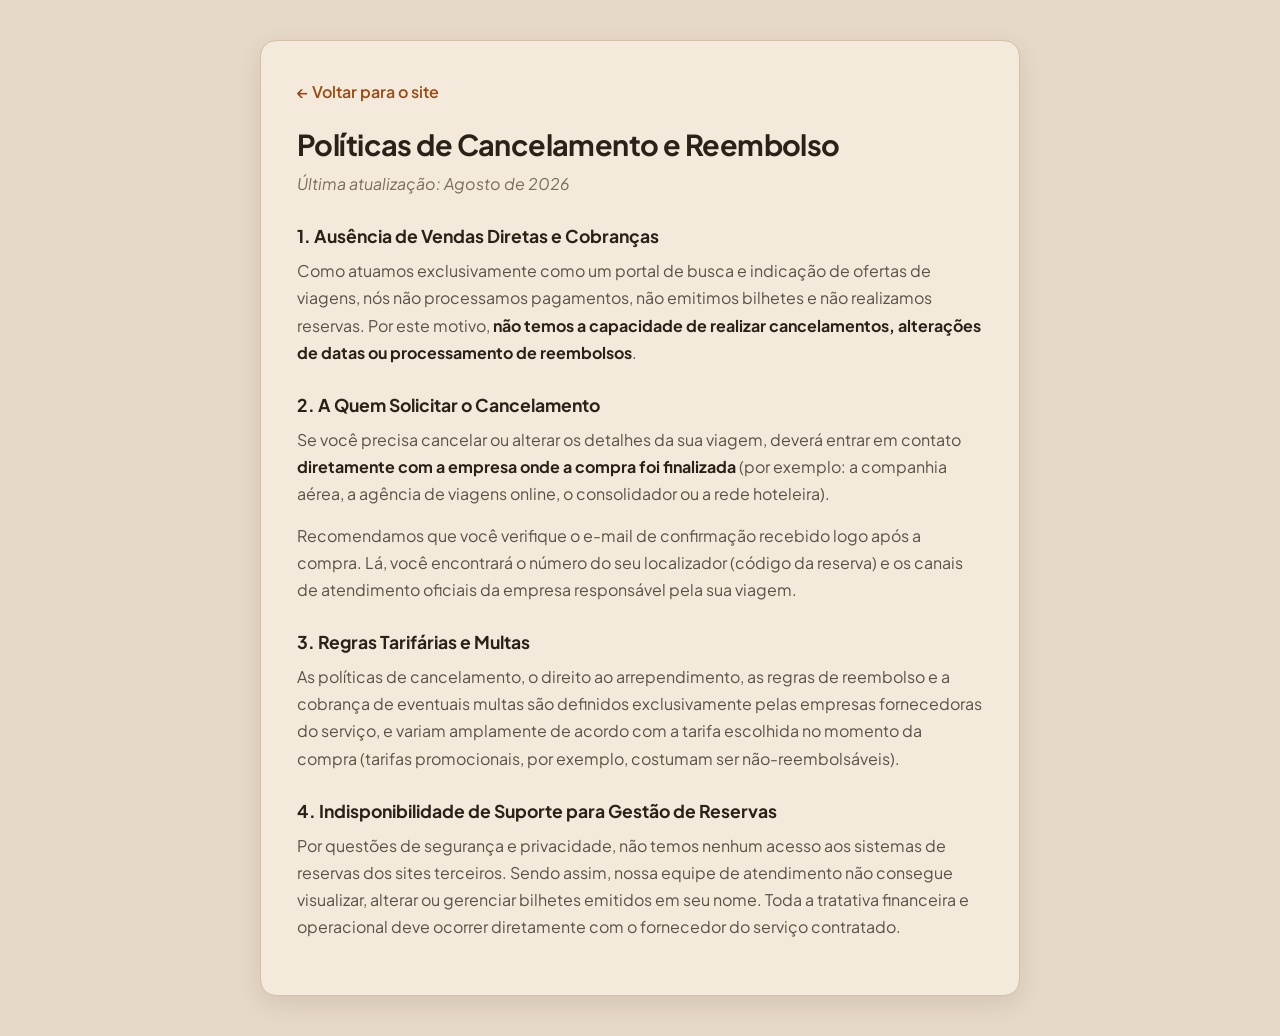
<file: politicas.html>
<!DOCTYPE html>
<html lang="pt-BR">
<head>
    <meta charset="UTF-8">
    <meta name="viewport" content="width=device-width, initial-scale=1.0">
    <title>Políticas de Cancelamento - Aerotec</title>
    <link rel="preconnect" href="https://fonts.googleapis.com">
    <link rel="preconnect" href="https://fonts.gstatic.com" crossorigin>
    <link href="https://fonts.googleapis.com/css2?family=Plus+Jakarta+Sans:wght@500;600;700&display=swap" rel="stylesheet">
    <link rel="stylesheet" href="style.css">
</head>
<body>

    <div class="container-fixo">
        <div class="pagina-simples">
            <a href="index.html" class="link-voltar">← Voltar para o site</a>
            <h1>Políticas de Cancelamento e Reembolso</h1>
            <p class="data-atualizacao">Última atualização: Agosto de 2026</p>
            
            <h2>1. Ausência de Vendas Diretas e Cobranças</h2>
            <p>Como atuamos exclusivamente como um portal de busca e indicação de ofertas de viagens, nós não processamos pagamentos, não emitimos bilhetes e não realizamos reservas. Por este motivo, <strong>não temos a capacidade de realizar cancelamentos, alterações de datas ou processamento de reembolsos</strong>.</p>

            <h2>2. A Quem Solicitar o Cancelamento</h2>
            <p>Se você precisa cancelar ou alterar os detalhes da sua viagem, deverá entrar em contato <strong>diretamente com a empresa onde a compra foi finalizada</strong> (por exemplo: a companhia aérea, a agência de viagens online, o consolidador ou a rede hoteleira).</p>
            <p>Recomendamos que você verifique o e-mail de confirmação recebido logo após a compra. Lá, você encontrará o número do seu localizador (código da reserva) e os canais de atendimento oficiais da empresa responsável pela sua viagem.</p>

            <h2>3. Regras Tarifárias e Multas</h2>
            <p>As políticas de cancelamento, o direito ao arrependimento, as regras de reembolso e a cobrança de eventuais multas são definidos exclusivamente pelas empresas fornecedoras do serviço, e variam amplamente de acordo com a tarifa escolhida no momento da compra (tarifas promocionais, por exemplo, costumam ser não-reembolsáveis).</p>

            <h2>4. Indisponibilidade de Suporte para Gestão de Reservas</h2>
            <p>Por questões de segurança e privacidade, não temos nenhum acesso aos sistemas de reservas dos sites terceiros. Sendo assim, nossa equipe de atendimento não consegue visualizar, alterar ou gerenciar bilhetes emitidos em seu nome. Toda a tratativa financeira e operacional deve ocorrer diretamente com o fornecedor do serviço contratado.</p>
        </div>
    </div>

</body>
</html>
</file>
<file: style.css>
* {
    margin: 0;
    padding: 0;
    box-sizing: border-box;
    font-family: 'Plus Jakarta Sans', 'Inter', -apple-system, BlinkMacSystemFont, 'Segoe UI', Roboto, sans-serif;
    color: var(--texto-principal);
    -webkit-font-smoothing: antialiased;
}

:root {
    --fundo-pagina: #e7d9c8;
    --texto-principal: #2a2118;
    --texto-secundario: #5c5146;
    --texto-suave: #7a6d60;
    --texto-placeholder: #9a8c7e;
    --borda-principal: #d2c0a8;
    --borda-secundaria: #c4b194;
    --borda-suave: #d9cbb8;
    --borda-tracejada: #c4b194;
    --fundo-card: #f3eadc;
    --fundo-papel: #dccdb9;
    --fundo-input: #efe4d4;
    --fundo-imagem: #d4c4ae;
    --sombra-cor: rgba(62, 44, 28, 0.12);
    --cor-destaque: #9a4b12;
    --cor-destaque-hover: #7c3d0e;
    --sombra-destaque: rgba(154, 75, 18, 0.22);
    --sombra-destaque-hover: rgba(154, 75, 18, 0.35);
    --texto-botao: #fff8ef;
    --texto-hero: #fff8ee;
}

html {
    overflow-x: hidden;
    scroll-behavior: smooth;
}

img,
picture,
svg {
    max-width: 100%;
    display: block;
}

body {
    background-color: var(--fundo-pagina);
    padding: 40px 16px;
    transition: background-color 0.3s ease, color 0.3s ease;
    overflow-x: hidden;
    min-width: 0;
}

body.modo-dark {
    --fundo-pagina: #07080a;
    --texto-principal: #f8fafc;
    --texto-secundario: #d1d5db;
    --texto-suave: #9ca3af;
    --texto-placeholder: #6b7280;
    --borda-principal: #26221a;
    --borda-secundaria: #3a3324;
    --borda-suave: #1d1a14;
    --borda-tracejada: #3a3324;
    --fundo-card: #111319;
    --fundo-papel: #161922;
    --fundo-input: #0d0f14;
    --fundo-imagem: #161922;
    --sombra-cor: rgba(0, 0, 0, 0.75);
    --cor-destaque: #d4af37;
    --cor-destaque-hover: #f3c644;
    --sombra-destaque: rgba(212, 175, 55, 0.25);
    --sombra-destaque-hover: rgba(212, 175, 55, 0.45);
    --texto-botao: #07080a;
    --texto-hero: #f8fafc;
}

.container-fixo {
    width: 100%;
    max-width: 1100px;
    margin: 0 auto;
    position: relative;
    min-width: 0;
}

.secao-rascunho {
    margin: 70px 0;
    padding: 24px;
}

.bkg-papel {
    background-color: var(--fundo-papel);
    border-radius: 16px;
    border: 1px solid var(--borda-suave);
}

h3 {
    margin-bottom: 35px;
    font-size: clamp(1.2rem, 2.4vw, 1.5rem);
    font-weight: 700;
    letter-spacing: -0.02em;
    overflow-wrap: anywhere;
}

.botao-falso {
    border: none;
    padding: 12px 24px;
    display: inline-flex;
    align-items: center;
    justify-content: center;
    background: var(--cor-destaque);
    color: var(--texto-botao);
    cursor: pointer;
    text-align: center;
    font-weight: 600;
    border-radius: 8px;
    box-shadow: 0 4px 14px var(--sombra-destaque);
    font-family: inherit;
    font-size: 0.95rem;
    min-height: 44px;
    transition: all 0.2s ease;
    text-decoration: none;
}

.botao-falso:hover {
    background: var(--cor-destaque-hover);
    transform: translateY(-2px);
    box-shadow: 0 6px 20px var(--sombra-destaque-hover);
}

.botao-falso:active {
    transform: translateY(0);
}

.input-falso {
    border: 1px solid var(--borda-secundaria);
    padding: 12px 16px;
    background: var(--fundo-input);
    color: var(--texto-principal);
    flex-grow: 1;
    font-style: normal;
    font-family: inherit;
    font-size: 0.95rem;
    border-radius: 8px;
    width: 100%;
    transition: border-color 0.2s ease, box-shadow 0.2s ease;
}

.input-falso::placeholder {
    color: var(--texto-placeholder);
}

.input-falso:focus-within,
.input-falso:focus {
    outline: none;
    border-color: var(--cor-destaque);
    box-shadow: 0 0 0 3px var(--sombra-destaque);
}

.header-rascunho {
    display: flex;
    justify-content: space-between;
    align-items: center;
    gap: 16px;
    padding: 16px 24px;
    background: var(--fundo-card);
    border: 1px solid var(--borda-principal);
    border-radius: 16px;
    margin-bottom: 24px;
}

.header-topo {
    display: flex;
    align-items: center;
    justify-content: space-between;
    gap: 12px;
    min-width: 0;
}

.logo-box img,
.logo-footer {
    height: 70px;
    width: auto;
    max-width: min(220px, 100%);
    object-fit: contain;
}

body.modo-dark .logo-box {
    background: transparent;
}

.menu-toggle {
    display: none;
    border: 1px solid var(--borda-secundaria);
    background: var(--fundo-pagina);
    box-shadow: 0 2px 6px var(--sombra-cor);
    border-radius: 8px;
    padding: 10px 16px;
    font-weight: 600;
    font-family: inherit;
    cursor: pointer;
    min-height: 44px;
    transition: background 0.2s ease;
}

.nav-rascunho {
    display: flex;
    align-items: center;
    flex-wrap: wrap;
    justify-content: flex-end;
    gap: 12px 22px;
    min-width: 0;
}

.nav-rascunho a {
    text-decoration: none;
    color: var(--texto-secundario);
    font-weight: 500;
    white-space: nowrap;
    transition: color 0.2s ease;
}

.nav-rascunho a:hover,
.nav-rascunho a.ativo {
    color: var(--cor-destaque);
}

.nav-rascunho a.ativo {
    font-weight: 700;
}

.botao-modo-dark {
    transform: none;
    margin-left: 8px;
    white-space: nowrap;
    background: var(--fundo-pagina);
    color: var(--texto-principal);
    border: 1px solid var(--borda-secundaria);
    box-shadow: 0 2px 6px var(--sombra-cor);
}

.botao-modo-dark:hover {
    background: var(--fundo-papel);
    color: var(--cor-destaque);
}

.hero-rascunho {
    position: relative;
    border: 1px solid var(--borda-suave);
    border-radius: 16px;
    overflow: hidden;
    aspect-ratio: 11 / 4;
    width: 100%;
    box-shadow: 0 10px 30px var(--sombra-cor);
    background: var(--fundo-imagem);
}

.hero-imagem {
    position: absolute;
    inset: 0;
    width: 100%;
    height: 100%;
    object-fit: cover;
    object-position: center;
}

.hero-legenda {
    position: absolute;
    inset: 0;
    z-index: 1;
    display: flex;
    flex-direction: column;
    justify-content: flex-end;
    padding: 28px 32px;
    background: linear-gradient(to top, rgba(42, 33, 24, 0.82), rgba(42, 33, 24, 0.18) 48%, transparent 72%);
}

.hero-legenda span {
    color: var(--texto-hero);
    font-size: 0.8rem;
    font-weight: 600;
    letter-spacing: 0.14em;
    text-transform: uppercase;
    margin-bottom: 6px;
    opacity: 0.9;
}

.hero-legenda h2 {
    color: var(--texto-hero);
    font-size: clamp(1.6rem, 4vw, 2.4rem);
    font-weight: 700;
    letter-spacing: -0.03em;
}

.grid-destinos {
    display: grid;
    grid-template-columns: repeat(3, minmax(0, 1fr));
    gap: 24px;
}

.card-destino {
    display: flex;
    flex-direction: column;
    border: 1px solid var(--borda-principal);
    width: 100%;
    min-width: 0;
    padding: 18px;
    background: var(--fundo-card);
    border-radius: 16px;
    box-shadow: 0 4px 20px var(--sombra-cor);
    text-align: left;
    transition: transform 0.2s ease, box-shadow 0.2s ease, border-color 0.2s ease;
}

.card-destino:hover {
    transform: translateY(-4px);
    box-shadow: 0 12px 28px var(--sombra-cor);
    border-color: var(--cor-destaque);
}

.imagem-box {
    border: none;
    aspect-ratio: 16 / 9;
    height: auto;
    margin-bottom: 16px;
    background: var(--fundo-imagem);
    overflow: hidden;
    border-radius: 12px;
}

.imagem-box picture,
.imagem-box img {
    width: 100%;
    height: 100%;
    object-fit: cover;
}

.card-destino h4 {
    margin-bottom: 6px;
    font-size: 1.15rem;
    font-weight: 700;
}

.card-destino .preco {
    margin-bottom: 8px;
    color: var(--cor-destaque);
    font-size: 1.05rem;
    font-weight: 700;
}

.card-destino .card-desc {
    margin-bottom: 16px;
    color: var(--texto-secundario);
    font-size: 0.9rem;
    line-height: 1.5;
}

.card-destino .botao-falso {
    width: 100%;
    margin-top: auto;
}

.grid-vantagens {
    display: grid;
    grid-template-columns: repeat(3, minmax(0, 1fr));
    gap: 24px;
}

.card-vantagem {
    width: 100%;
    min-width: 0;
    text-align: center;
    padding: 24px 18px;
    background: var(--fundo-card);
    border-radius: 16px;
    border: 1px solid var(--borda-principal);
    box-shadow: 0 4px 16px var(--sombra-cor);
}

.icone-box {
    border: 1px solid var(--borda-secundaria);
    width: 72px;
    height: 72px;
    font-size: 2rem;
    margin: 0 auto 20px auto;
    background: var(--fundo-papel);
    border-radius: 50%;
    display: flex;
    align-items: center;
    justify-content: center;
}

.card-vantagem h4 {
    margin-bottom: 10px;
    font-size: 1.1rem;
    font-weight: 700;
}

.card-vantagem p {
    font-size: 0.95rem;
    color: var(--texto-secundario);
    line-height: 1.5;
}

.carrossel-depoimentos {
    position: relative;
}

.carrossel-linha {
    display: flex;
    align-items: center;
    gap: 16px;
}

.carrossel-viewport {
    overflow: hidden;
    flex: 1;
    min-width: 0;
}

.carrossel-trilha {
    display: flex;
    transition: transform 0.4s cubic-bezier(0.16, 1, 0.3, 1);
}

.carrossel-trilha .depoimento-box {
    flex: 0 0 100%;
    min-height: 210px;
    min-width: 0;
}

.carrossel-seta {
    width: 44px;
    height: 44px;
    flex-shrink: 0;
    border: 1px solid var(--borda-secundaria);
    background: var(--fundo-card);
    box-shadow: 0 2px 8px var(--sombra-cor);
    border-radius: 50%;
    cursor: pointer;
    font-size: 1.4rem;
    display: flex;
    align-items: center;
    justify-content: center;
    font-family: inherit;
    color: var(--texto-principal);
    transition: all 0.2s ease;
}

.carrossel-seta:hover {
    transform: translateY(-2px);
    border-color: var(--cor-destaque);
    color: var(--cor-destaque);
}

.carrossel-pontos {
    display: flex;
    justify-content: center;
    gap: 8px;
    margin-top: 20px;
}

.carrossel-ponto {
    width: 10px;
    height: 10px;
    padding: 0;
    border: none;
    background: var(--borda-secundaria);
    border-radius: 50%;
    cursor: pointer;
    transition: all 0.2s ease;
}

.carrossel-ponto.ativo {
    background: var(--cor-destaque);
    width: 24px;
    border-radius: 12px;
}

.depoimento-box {
    border: 1px solid var(--borda-principal);
    padding: 32px;
    background: var(--fundo-card);
    border-radius: 16px;
    box-shadow: 0 4px 20px var(--sombra-cor);
    position: relative;
}

.aspas {
    font-style: italic;
    font-size: clamp(1rem, 2.2vw, 1.15rem);
    margin-bottom: 24px;
    line-height: 1.6;
    color: var(--texto-principal);
    overflow-wrap: anywhere;
}

.cliente-info {
    display: flex;
    align-items: center;
    gap: 16px;
    min-width: 0;
}

.cliente-info span {
    overflow-wrap: anywhere;
    font-weight: 600;
    font-size: 0.95rem;
    color: var(--texto-secundario);
}

.avatar-falso {
    border: 1px solid var(--borda-secundaria);
    width: 52px;
    height: 52px;
    background: var(--fundo-imagem);
    border-radius: 50%;
    overflow: hidden;
    flex-shrink: 0;
    box-shadow: 0 2px 8px var(--sombra-cor);
}

.avatar-falso img {
    width: 100%;
    height: 100%;
    object-fit: cover;
    display: block;
}

.logo-footer {
    margin-bottom: 15px;
}

.footer-rascunho {
    margin-top: 80px;
    border-top: 1px solid var(--borda-secundaria);
    padding: 50px 10px 20px 10px;
    display: grid;
    grid-template-columns: repeat(4, minmax(0, 1fr));
    gap: 28px;
}

.coluna-footer {
    width: 100%;
    min-width: 0;
}

.coluna-footer strong {
    display: block;
    margin-bottom: 20px;
    font-size: 1.05rem;
    font-weight: 700;
}

.coluna-footer p {
    margin-bottom: 12px;
    font-size: 0.95rem;
    color: var(--texto-suave);
    overflow-wrap: anywhere;
}

.coluna-footer a {
    color: inherit;
    text-decoration: none;
}

.coluna-footer a:hover {
    color: var(--cor-destaque);
}

.coluna-footer .input-falso {
    margin-bottom: 12px;
    display: block;
    width: 100%;
}

.coluna-footer .botao-falso {
    width: 100%;
}

.pagina-simples {
    max-width: 760px;
    margin: 0 auto;
    background: var(--fundo-card);
    padding: 40px 36px;
    border-radius: 16px;
    border: 1px solid var(--borda-principal);
    box-shadow: 0 8px 24px var(--sombra-cor);
}

.pagina-simples h1 {
    font-size: clamp(1.4rem, 3vw, 1.8rem);
    margin-bottom: 8px;
    letter-spacing: -0.02em;
}

.pagina-simples h2 {
    font-size: 1.1rem;
    margin: 28px 0 10px;
}

.pagina-simples p {
    color: var(--texto-secundario);
    line-height: 1.7;
    margin-bottom: 14px;
}

.pagina-simples .data-atualizacao {
    color: var(--texto-suave);
    font-style: italic;
    margin-bottom: 24px;
}

.link-voltar {
    display: inline-flex;
    margin-bottom: 24px;
    color: var(--cor-destaque);
    text-decoration: none;
    font-weight: 600;
}

.link-voltar:hover {
    color: var(--cor-destaque-hover);
}

.logo-etec {
    max-width: 150px;
    height: auto;
    margin: 8px auto 20px;
    display: block;
    padding: 12px;
    background: var(--fundo-imagem);
    border: 1px solid var(--borda-suave);
    border-radius: 12px;
}

@media (max-width: 1024px) {
    .header-rascunho {
        flex-wrap: wrap;
        padding: 12px 16px;
    }

    .nav-rascunho {
        gap: 10px 16px;
    }

    .grid-destinos,
    .grid-vantagens {
        grid-template-columns: repeat(2, minmax(0, 1fr));
    }

    .footer-rascunho {
        grid-template-columns: repeat(2, minmax(0, 1fr));
        gap: 32px 24px;
    }

    .hero-rascunho {
        aspect-ratio: 16 / 7;
    }
}

@media (max-width: 768px) {
    body {
        padding: 16px 12px 28px;
    }

    .secao-rascunho {
        margin: 40px 0;
        padding: 16px 12px;
    }

    .header-rascunho {
        flex-direction: column;
        align-items: stretch;
    }

    .header-topo {
        width: 100%;
    }

    .logo-box img,
    .logo-footer {
        height: 56px;
    }

    .menu-toggle {
        display: inline-flex;
        align-items: center;
        justify-content: center;
    }

    .nav-rascunho {
        display: none;
        width: 100%;
        flex-direction: column;
        align-items: stretch;
        justify-content: flex-start;
        gap: 10px;
        padding: 12px 0 4px;
    }

    .nav-rascunho.aberto {
        display: flex;
    }

    .nav-rascunho a,
    .nav-rascunho .botao-modo-dark {
        width: 100%;
        text-align: center;
        white-space: normal;
        padding: 12px 10px;
        border: 1px solid var(--borda-suave);
        border-radius: 8px;
        text-decoration: none;
        margin-left: 0;
        transform: none;
    }

    .hero-rascunho {
        aspect-ratio: 16 / 9;
    }

    .hero-legenda {
        padding: 20px 18px;
    }

    .grid-destinos,
    .grid-vantagens,
    .footer-rascunho {
        grid-template-columns: 1fr;
    }

    .card-destino {
        max-width: 420px;
        margin: 0 auto;
        width: 100%;
    }

    .carrossel-linha {
        display: grid;
        grid-template-columns: 1fr 1fr;
        grid-template-areas:
            "viewport viewport"
            "prev next";
        gap: 12px;
    }

    .carrossel-viewport {
        grid-area: viewport;
    }

    .carrossel-linha .carrossel-seta:first-child {
        grid-area: prev;
        width: 100%;
        border-radius: 8px;
    }

    .carrossel-linha .carrossel-seta:last-child {
        grid-area: next;
        width: 100%;
        border-radius: 8px;
    }

    .depoimento-box {
        padding: 22px 16px;
        min-height: 0;
    }

    .cliente-info {
        gap: 12px;
        align-items: flex-start;
    }

    .footer-rascunho {
        text-align: center;
        justify-items: center;
        padding: 36px 8px 12px;
        margin-top: 48px;
    }

    .coluna-footer {
        max-width: 360px;
    }

    .coluna-footer .logo-footer {
        margin-left: auto;
        margin-right: auto;
    }

    .pagina-simples {
        padding: 24px 18px;
    }
}

@media (max-width: 480px) {
    body {
        padding: 10px 8px 20px;
    }

    h3 {
        margin-bottom: 22px;
    }

    .secao-rascunho {
        margin: 28px 0;
        padding: 12px 8px;
    }

    .hero-rascunho {
        aspect-ratio: 4 / 3;
    }

    .card-destino {
        padding: 16px;
    }

    .botao-falso {
        padding: 12px 16px;
        width: 100%;
    }

    .icone-box {
        width: 64px;
        height: 64px;
        font-size: 1.6rem;
    }
}

@media (prefers-reduced-motion: reduce) {
    html {
        scroll-behavior: auto;
    }

    .carrossel-trilha,
    body {
        transition: none;
    }
}
</file>
<file: styleas.css>
* {
    margin: 0;
    padding: 0;
    box-sizing: border-box;
    font-family: 'Plus Jakarta Sans', 'Inter', -apple-system, BlinkMacSystemFont, 'Segoe UI', Roboto, sans-serif;
    color: var(--texto-principal);
    -webkit-font-smoothing: antialiased;
}

:root {
    --fundo-pagina: #e7d9c8;
    --texto-principal: #2a2118;
    --texto-secundario: #5c5146;
    --texto-suave: #7a6d60;
    --texto-placeholder: #9a8c7e;
    --borda-principal: #d2c0a8;
    --borda-secundaria: #c4b194;
    --borda-suave: #d9cbb8;
    --borda-tracejada: #c4b194;
    --fundo-card: #f3eadc;
    --fundo-papel: #dccdb9;
    --fundo-input: #efe4d4;
    --fundo-imagem: #d4c4ae;
    --sombra-cor: rgba(62, 44, 28, 0.12);
    --cor-destaque: #9a4b12;
    --cor-destaque-hover: #7c3d0e;
    --sombra-destaque: rgba(154, 75, 18, 0.22);
    --sombra-destaque-hover: rgba(154, 75, 18, 0.35);
    --texto-botao: #fff8ef;
    --texto-hero: #fff8ee;
}

html {
    overflow-x: hidden;
    scroll-behavior: smooth;
}

img,
picture,
svg {
    max-width: 100%;
    display: block;
}

body {
    background-color: var(--fundo-pagina);
    padding: 40px 16px;
    transition: background-color 0.3s ease, color 0.3s ease;
    overflow-x: hidden;
    min-width: 0;
}

body.modo-dark {
    --fundo-pagina: #07080a;
    --texto-principal: #f8fafc;
    --texto-secundario: #d1d5db;
    --texto-suave: #9ca3af;
    --texto-placeholder: #6b7280;
    --borda-principal: #26221a;
    --borda-secundaria: #3a3324;
    --borda-suave: #1d1a14;
    --borda-tracejada: #3a3324;
    --fundo-card: #111319;
    --fundo-papel: #161922;
    --fundo-input: #0d0f14;
    --fundo-imagem: #161922;
    --sombra-cor: rgba(0, 0, 0, 0.75);
    --cor-destaque: #d4af37;
    --cor-destaque-hover: #f3c644;
    --sombra-destaque: rgba(212, 175, 55, 0.25);
    --sombra-destaque-hover: rgba(212, 175, 55, 0.45);
    --texto-botao: #07080a;
    --texto-hero: #f8fafc;
}

.container-fixo {
    width: 100%;
    max-width: 1100px;
    margin: 0 auto;
    position: relative;
    min-width: 0;
}

.secao-rascunho {
    margin: 70px 0;
    padding: 24px;
}

.bkg-papel {
    background-color: var(--fundo-papel);
    border-radius: 16px;
    border: 1px solid var(--borda-suave);
}

h3 {
    margin-bottom: 35px;
    font-size: clamp(1.2rem, 2.4vw, 1.5rem);
    font-weight: 700;
    letter-spacing: -0.02em;
    overflow-wrap: anywhere;
}

.botao-falso {
    border: none;
    padding: 12px 24px;
    display: inline-flex;
    align-items: center;
    justify-content: center;
    background: var(--cor-destaque);
    color: var(--texto-botao);
    cursor: pointer;
    text-align: center;
    font-weight: 600;
    border-radius: 8px;
    box-shadow: 0 4px 14px var(--sombra-destaque);
    font-family: inherit;
    font-size: 0.95rem;
    min-height: 44px;
    transition: all 0.2s ease;
    text-decoration: none;
}

.botao-falso:hover {
    background: var(--cor-destaque-hover);
    transform: translateY(-2px);
    box-shadow: 0 6px 20px var(--sombra-destaque-hover);
}

.botao-falso:active {
    transform: translateY(0);
}

.input-falso {
    border: 1px solid var(--borda-secundaria);
    padding: 12px 16px;
    background: var(--fundo-input);
    color: var(--texto-principal);
    flex-grow: 1;
    font-style: normal;
    font-family: inherit;
    font-size: 0.95rem;
    border-radius: 8px;
    width: 100%;
    transition: border-color 0.2s ease, box-shadow 0.2s ease;
}

.input-falso::placeholder {
    color: var(--texto-placeholder);
}

.input-falso:focus-within,
.input-falso:focus {
    outline: none;
    border-color: var(--cor-destaque);
    box-shadow: 0 0 0 3px var(--sombra-destaque);
}

.header-rascunho {
    display: flex;
    justify-content: space-between;
    align-items: center;
    gap: 16px;
    padding: 16px 24px;
    background: var(--fundo-card);
    border: 1px solid var(--borda-principal);
    border-radius: 16px;
    margin-bottom: 24px;
}

.header-topo {
    display: flex;
    align-items: center;
    justify-content: space-between;
    gap: 12px;
    min-width: 0;
}

.logo-box img,
.logo-footer {
    height: 70px;
    width: auto;
    max-width: min(220px, 100%);
    object-fit: contain;
}

body.modo-dark .logo-box {
    background: transparent;
}

.menu-toggle {
    display: none;
    border: 1px solid var(--borda-secundaria);
    background: var(--fundo-pagina);
    box-shadow: 0 2px 6px var(--sombra-cor);
    border-radius: 8px;
    padding: 10px 16px;
    font-weight: 600;
    font-family: inherit;
    cursor: pointer;
    min-height: 44px;
    transition: background 0.2s ease;
}

.nav-rascunho {
    display: flex;
    align-items: center;
    flex-wrap: wrap;
    justify-content: flex-end;
    gap: 12px 22px;
    min-width: 0;
}

.nav-rascunho a {
    text-decoration: none;
    color: var(--texto-secundario);
    font-weight: 500;
    white-space: nowrap;
    transition: color 0.2s ease;
}

.nav-rascunho a:hover,
.nav-rascunho a.ativo {
    color: var(--cor-destaque);
}

.nav-rascunho a.ativo {
    font-weight: 700;
}

.botao-modo-dark {
    transform: none;
    margin-left: 8px;
    white-space: nowrap;
    background: var(--fundo-pagina);
    color: var(--texto-principal);
    border: 1px solid var(--borda-secundaria);
    box-shadow: 0 2px 6px var(--sombra-cor);
}

.botao-modo-dark:hover {
    background: var(--fundo-papel);
    color: var(--cor-destaque);
}

.hero-rascunho {
    position: relative;
    border: 1px solid var(--borda-suave);
    border-radius: 16px;
    overflow: hidden;
    aspect-ratio: 11 / 4;
    width: 100%;
    box-shadow: 0 10px 30px var(--sombra-cor);
    background: var(--fundo-imagem);
}

.hero-imagem {
    position: absolute;
    inset: 0;
    width: 100%;
    height: 100%;
    object-fit: cover;
    object-position: center;
}

.hero-legenda {
    position: absolute;
    inset: 0;
    z-index: 1;
    display: flex;
    flex-direction: column;
    justify-content: flex-end;
    padding: 28px 32px;
    background: linear-gradient(to top, rgba(42, 33, 24, 0.82), rgba(42, 33, 24, 0.18) 48%, transparent 72%);
}

.hero-legenda span {
    color: var(--texto-hero);
    font-size: 0.8rem;
    font-weight: 600;
    letter-spacing: 0.14em;
    text-transform: uppercase;
    margin-bottom: 6px;
    opacity: 0.9;
}

.hero-legenda h2 {
    color: var(--texto-hero);
    font-size: clamp(1.6rem, 4vw, 2.4rem);
    font-weight: 700;
    letter-spacing: -0.03em;
}

.grid-destinos {
    display: grid;
    grid-template-columns: repeat(3, minmax(0, 1fr));
    gap: 24px;
}

.card-destino {
    display: flex;
    flex-direction: column;
    border: 1px solid var(--borda-principal);
    width: 100%;
    min-width: 0;
    padding: 18px;
    background: var(--fundo-card);
    border-radius: 16px;
    box-shadow: 0 4px 20px var(--sombra-cor);
    text-align: left;
    transition: transform 0.2s ease, box-shadow 0.2s ease, border-color 0.2s ease;
}

.card-destino:hover {
    transform: translateY(-4px);
    box-shadow: 0 12px 28px var(--sombra-cor);
    border-color: var(--cor-destaque);
}

.imagem-box {
    border: none;
    aspect-ratio: 16 / 9;
    height: auto;
    margin-bottom: 16px;
    background: var(--fundo-imagem);
    overflow: hidden;
    border-radius: 12px;
}

.imagem-box picture,
.imagem-box img {
    width: 100%;
    height: 100%;
    object-fit: cover;
}

.card-destino h4 {
    margin-bottom: 6px;
    font-size: 1.15rem;
    font-weight: 700;
}

.card-destino .preco {
    margin-bottom: 8px;
    color: var(--cor-destaque);
    font-size: 1.05rem;
    font-weight: 700;
}

.card-destino .card-desc {
    margin-bottom: 16px;
    color: var(--texto-secundario);
    font-size: 0.9rem;
    line-height: 1.5;
}

.card-destino .botao-falso {
    width: 100%;
    margin-top: auto;
}

.grid-vantagens {
    display: grid;
    grid-template-columns: repeat(3, minmax(0, 1fr));
    gap: 24px;
}

.card-vantagem {
    width: 100%;
    min-width: 0;
    text-align: center;
    padding: 24px 18px;
    background: var(--fundo-card);
    border-radius: 16px;
    border: 1px solid var(--borda-principal);
    box-shadow: 0 4px 16px var(--sombra-cor);
}

.icone-box {
    border: 1px solid var(--borda-secundaria);
    width: 72px;
    height: 72px;
    font-size: 2rem;
    margin: 0 auto 20px auto;
    background: var(--fundo-papel);
    border-radius: 50%;
    display: flex;
    align-items: center;
    justify-content: center;
}

.card-vantagem h4 {
    margin-bottom: 10px;
    font-size: 1.1rem;
    font-weight: 700;
}

.card-vantagem p {
    font-size: 0.95rem;
    color: var(--texto-secundario);
    line-height: 1.5;
}

.carrossel-depoimentos {
    position: relative;
}

.carrossel-linha {
    display: flex;
    align-items: center;
    gap: 16px;
}

.carrossel-viewport {
    overflow: hidden;
    flex: 1;
    min-width: 0;
}

.carrossel-trilha {
    display: flex;
    transition: transform 0.4s cubic-bezier(0.16, 1, 0.3, 1);
}

.carrossel-trilha .depoimento-box {
    flex: 0 0 100%;
    min-height: 210px;
    min-width: 0;
}

.carrossel-seta {
    width: 44px;
    height: 44px;
    flex-shrink: 0;
    border: 1px solid var(--borda-secundaria);
    background: var(--fundo-card);
    box-shadow: 0 2px 8px var(--sombra-cor);
    border-radius: 50%;
    cursor: pointer;
    font-size: 1.4rem;
    display: flex;
    align-items: center;
    justify-content: center;
    font-family: inherit;
    color: var(--texto-principal);
    transition: all 0.2s ease;
}

.carrossel-seta:hover {
    transform: translateY(-2px);
    border-color: var(--cor-destaque);
    color: var(--cor-destaque);
}

.carrossel-pontos {
    display: flex;
    justify-content: center;
    gap: 8px;
    margin-top: 20px;
}

.carrossel-ponto {
    width: 10px;
    height: 10px;
    padding: 0;
    border: none;
    background: var(--borda-secundaria);
    border-radius: 50%;
    cursor: pointer;
    transition: all 0.2s ease;
}

.carrossel-ponto.ativo {
    background: var(--cor-destaque);
    width: 24px;
    border-radius: 12px;
}

.depoimento-box {
    border: 1px solid var(--borda-principal);
    padding: 32px;
    background: var(--fundo-card);
    border-radius: 16px;
    box-shadow: 0 4px 20px var(--sombra-cor);
    position: relative;
}

.aspas {
    font-style: italic;
    font-size: clamp(1rem, 2.2vw, 1.15rem);
    margin-bottom: 24px;
    line-height: 1.6;
    color: var(--texto-principal);
    overflow-wrap: anywhere;
}

.cliente-info {
    display: flex;
    align-items: center;
    gap: 16px;
    min-width: 0;
}

.cliente-info span {
    overflow-wrap: anywhere;
    font-weight: 600;
    font-size: 0.95rem;
    color: var(--texto-secundario);
}

.avatar-falso {
    border: 1px solid var(--borda-secundaria);
    width: 52px;
    height: 52px;
    background: var(--fundo-imagem);
    border-radius: 50%;
    overflow: hidden;
    flex-shrink: 0;
    box-shadow: 0 2px 8px var(--sombra-cor);
}

.avatar-falso img {
    width: 100%;
    height: 100%;
    object-fit: cover;
    display: block;
}

.logo-footer {
    margin-bottom: 15px;
}

.footer-rascunho {
    margin-top: 80px;
    border-top: 1px solid var(--borda-secundaria);
    padding: 50px 10px 20px 10px;
    display: grid;
    grid-template-columns: repeat(4, minmax(0, 1fr));
    gap: 28px;
}

.coluna-footer {
    width: 100%;
    min-width: 0;
}

.coluna-footer strong {
    display: block;
    margin-bottom: 20px;
    font-size: 1.05rem;
    font-weight: 700;
}

.coluna-footer p {
    margin-bottom: 12px;
    font-size: 0.95rem;
    color: var(--texto-suave);
    overflow-wrap: anywhere;
}

.coluna-footer a {
    color: inherit;
    text-decoration: none;
}

.coluna-footer a:hover {
    color: var(--cor-destaque);
}

.coluna-footer .input-falso {
    margin-bottom: 12px;
    display: block;
    width: 100%;
}

.coluna-footer .botao-falso {
    width: 100%;
}

.pagina-simples {
    max-width: 760px;
    margin: 0 auto;
    background: var(--fundo-card);
    padding: 40px 36px;
    border-radius: 16px;
    border: 1px solid var(--borda-principal);
    box-shadow: 0 8px 24px var(--sombra-cor);
}

.pagina-simples h1 {
    font-size: clamp(1.4rem, 3vw, 1.8rem);
    margin-bottom: 8px;
    letter-spacing: -0.02em;
}

.pagina-simples h2 {
    font-size: 1.1rem;
    margin: 28px 0 10px;
}

.pagina-simples p {
    color: var(--texto-secundario);
    line-height: 1.7;
    margin-bottom: 14px;
}

.pagina-simples .data-atualizacao {
    color: var(--texto-suave);
    font-style: italic;
    margin-bottom: 24px;
}

.link-voltar {
    display: inline-flex;
    margin-bottom: 24px;
    color: var(--cor-destaque);
    text-decoration: none;
    font-weight: 600;
}

.link-voltar:hover {
    color: var(--cor-destaque-hover);
}

.logo-etec {
    max-width: 150px;
    height: auto;
    margin: 8px auto 20px;
    display: block;
    padding: 12px;
    background: var(--fundo-imagem);
    border: 1px solid var(--borda-suave);
    border-radius: 12px;
}

@media (max-width: 1024px) {
    .header-rascunho {
        flex-wrap: wrap;
        padding: 12px 16px;
    }

    .nav-rascunho {
        gap: 10px 16px;
    }

    .grid-destinos,
    .grid-vantagens {
        grid-template-columns: repeat(2, minmax(0, 1fr));
    }

    .footer-rascunho {
        grid-template-columns: repeat(2, minmax(0, 1fr));
        gap: 32px 24px;
    }

    .hero-rascunho {
        aspect-ratio: 16 / 7;
    }
}

@media (max-width: 768px) {
    body {
        padding: 16px 12px 28px;
    }

    .secao-rascunho {
        margin: 40px 0;
        padding: 16px 12px;
    }

    .header-rascunho {
        flex-direction: column;
        align-items: stretch;
    }

    .header-topo {
        width: 100%;
    }

    .logo-box img,
    .logo-footer {
        height: 56px;
    }

    .menu-toggle {
        display: inline-flex;
        align-items: center;
        justify-content: center;
    }

    .nav-rascunho {
        display: none;
        width: 100%;
        flex-direction: column;
        align-items: stretch;
        justify-content: flex-start;
        gap: 10px;
        padding: 12px 0 4px;
    }

    .nav-rascunho.aberto {
        display: flex;
    }

    .nav-rascunho a,
    .nav-rascunho .botao-modo-dark {
        width: 100%;
        text-align: center;
        white-space: normal;
        padding: 12px 10px;
        border: 1px solid var(--borda-suave);
        border-radius: 8px;
        text-decoration: none;
        margin-left: 0;
        transform: none;
    }

    .hero-rascunho {
        aspect-ratio: 16 / 9;
    }

    .hero-legenda {
        padding: 20px 18px;
    }

    .grid-destinos,
    .grid-vantagens,
    .footer-rascunho {
        grid-template-columns: 1fr;
    }

    .card-destino {
        max-width: 420px;
        margin: 0 auto;
        width: 100%;
    }

    .carrossel-linha {
        display: grid;
        grid-template-columns: 1fr 1fr;
        grid-template-areas:
            "viewport viewport"
            "prev next";
        gap: 12px;
    }

    .carrossel-viewport {
        grid-area: viewport;
    }

    .carrossel-linha .carrossel-seta:first-child {
        grid-area: prev;
        width: 100%;
        border-radius: 8px;
    }

    .carrossel-linha .carrossel-seta:last-child {
        grid-area: next;
        width: 100%;
        border-radius: 8px;
    }

    .depoimento-box {
        padding: 22px 16px;
        min-height: 0;
    }

    .cliente-info {
        gap: 12px;
        align-items: flex-start;
    }

    .footer-rascunho {
        text-align: center;
        justify-items: center;
        padding: 36px 8px 12px;
        margin-top: 48px;
    }

    .coluna-footer {
        max-width: 360px;
    }

    .coluna-footer .logo-footer {
        margin-left: auto;
        margin-right: auto;
    }

    .pagina-simples {
        padding: 24px 18px;
    }
}

@media (max-width: 480px) {
    body {
        padding: 10px 8px 20px;
    }

    h3 {
        margin-bottom: 22px;
    }

    .secao-rascunho {
        margin: 28px 0;
        padding: 12px 8px;
    }

    .hero-rascunho {
        aspect-ratio: 4 / 3;
    }

    .card-destino {
        padding: 16px;
    }

    .botao-falso {
        padding: 12px 16px;
        width: 100%;
    }

    .icone-box {
        width: 64px;
        height: 64px;
        font-size: 1.6rem;
    }
}

@media (prefers-reduced-motion: reduce) {
    html {
        scroll-behavior: auto;
    }

    .carrossel-trilha,
    body {
        transition: none;
    }
}
</file>
<file: styleeurope.css>
* {
    margin: 0;
    padding: 0;
    box-sizing: border-box;
    font-family: 'Plus Jakarta Sans', 'Inter', -apple-system, BlinkMacSystemFont, 'Segoe UI', Roboto, sans-serif;
    color: var(--texto-principal);
    -webkit-font-smoothing: antialiased;
}

:root {
    --fundo-pagina: #e7d9c8;
    --texto-principal: #2a2118;
    --texto-secundario: #5c5146;
    --texto-suave: #7a6d60;
    --texto-placeholder: #9a8c7e;
    --borda-principal: #d2c0a8;
    --borda-secundaria: #c4b194;
    --borda-suave: #d9cbb8;
    --borda-tracejada: #c4b194;
    --fundo-card: #f3eadc;
    --fundo-papel: #dccdb9;
    --fundo-input: #efe4d4;
    --fundo-imagem: #d4c4ae;
    --sombra-cor: rgba(62, 44, 28, 0.12);
    --cor-destaque: #9a4b12;
    --cor-destaque-hover: #7c3d0e;
    --sombra-destaque: rgba(154, 75, 18, 0.22);
    --sombra-destaque-hover: rgba(154, 75, 18, 0.35);
    --texto-botao: #fff8ef;
    --texto-hero: #fff8ee;
}

html {
    overflow-x: hidden;
    scroll-behavior: smooth;
}

img,
picture,
svg {
    max-width: 100%;
    display: block;
}

body {
    background-color: var(--fundo-pagina);
    padding: 40px 16px;
    transition: background-color 0.3s ease, color 0.3s ease;
    overflow-x: hidden;
    min-width: 0;
}

body.modo-dark {
    --fundo-pagina: #07080a;
    --texto-principal: #f8fafc;
    --texto-secundario: #d1d5db;
    --texto-suave: #9ca3af;
    --texto-placeholder: #6b7280;
    --borda-principal: #26221a;
    --borda-secundaria: #3a3324;
    --borda-suave: #1d1a14;
    --borda-tracejada: #3a3324;
    --fundo-card: #111319;
    --fundo-papel: #161922;
    --fundo-input: #0d0f14;
    --fundo-imagem: #161922;
    --sombra-cor: rgba(0, 0, 0, 0.75);
    --cor-destaque: #d4af37;
    --cor-destaque-hover: #f3c644;
    --sombra-destaque: rgba(212, 175, 55, 0.25);
    --sombra-destaque-hover: rgba(212, 175, 55, 0.45);
    --texto-botao: #07080a;
    --texto-hero: #f8fafc;
}

.container-fixo {
    width: 100%;
    max-width: 1100px;
    margin: 0 auto;
    position: relative;
    min-width: 0;
}

.secao-rascunho {
    margin: 70px 0;
    padding: 24px;
}

.bkg-papel {
    background-color: var(--fundo-papel);
    border-radius: 16px;
    border: 1px solid var(--borda-suave);
}

h3 {
    margin-bottom: 35px;
    font-size: clamp(1.2rem, 2.4vw, 1.5rem);
    font-weight: 700;
    letter-spacing: -0.02em;
    overflow-wrap: anywhere;
}

.botao-falso {
    border: none;
    padding: 12px 24px;
    display: inline-flex;
    align-items: center;
    justify-content: center;
    background: var(--cor-destaque);
    color: var(--texto-botao);
    cursor: pointer;
    text-align: center;
    font-weight: 600;
    border-radius: 8px;
    box-shadow: 0 4px 14px var(--sombra-destaque);
    font-family: inherit;
    font-size: 0.95rem;
    min-height: 44px;
    transition: all 0.2s ease;
    text-decoration: none;
}

.botao-falso:hover {
    background: var(--cor-destaque-hover);
    transform: translateY(-2px);
    box-shadow: 0 6px 20px var(--sombra-destaque-hover);
}

.botao-falso:active {
    transform: translateY(0);
}

.input-falso {
    border: 1px solid var(--borda-secundaria);
    padding: 12px 16px;
    background: var(--fundo-input);
    color: var(--texto-principal);
    flex-grow: 1;
    font-style: normal;
    font-family: inherit;
    font-size: 0.95rem;
    border-radius: 8px;
    width: 100%;
    transition: border-color 0.2s ease, box-shadow 0.2s ease;
}

.input-falso::placeholder {
    color: var(--texto-placeholder);
}

.input-falso:focus-within,
.input-falso:focus {
    outline: none;
    border-color: var(--cor-destaque);
    box-shadow: 0 0 0 3px var(--sombra-destaque);
}

.header-rascunho {
    display: flex;
    justify-content: space-between;
    align-items: center;
    gap: 16px;
    padding: 16px 24px;
    background: var(--fundo-card);
    border: 1px solid var(--borda-principal);
    border-radius: 16px;
    margin-bottom: 24px;
}

.header-topo {
    display: flex;
    align-items: center;
    justify-content: space-between;
    gap: 12px;
    min-width: 0;
}

.logo-box img,
.logo-footer {
    height: 70px;
    width: auto;
    max-width: min(220px, 100%);
    object-fit: contain;
}

body.modo-dark .logo-box {
    background: transparent;
}

.menu-toggle {
    display: none;
    border: 1px solid var(--borda-secundaria);
    background: var(--fundo-pagina);
    box-shadow: 0 2px 6px var(--sombra-cor);
    border-radius: 8px;
    padding: 10px 16px;
    font-weight: 600;
    font-family: inherit;
    cursor: pointer;
    min-height: 44px;
    transition: background 0.2s ease;
}

.nav-rascunho {
    display: flex;
    align-items: center;
    flex-wrap: wrap;
    justify-content: flex-end;
    gap: 12px 22px;
    min-width: 0;
}

.nav-rascunho a {
    text-decoration: none;
    color: var(--texto-secundario);
    font-weight: 500;
    white-space: nowrap;
    transition: color 0.2s ease;
}

.nav-rascunho a:hover,
.nav-rascunho a.ativo {
    color: var(--cor-destaque);
}

.nav-rascunho a.ativo {
    font-weight: 700;
}

.botao-modo-dark {
    transform: none;
    margin-left: 8px;
    white-space: nowrap;
    background: var(--fundo-pagina);
    color: var(--texto-principal);
    border: 1px solid var(--borda-secundaria);
    box-shadow: 0 2px 6px var(--sombra-cor);
}

.botao-modo-dark:hover {
    background: var(--fundo-papel);
    color: var(--cor-destaque);
}

.hero-rascunho {
    position: relative;
    border: 1px solid var(--borda-suave);
    border-radius: 16px;
    overflow: hidden;
    aspect-ratio: 11 / 4;
    width: 100%;
    box-shadow: 0 10px 30px var(--sombra-cor);
    background: var(--fundo-imagem);
}

.hero-imagem {
    position: absolute;
    inset: 0;
    width: 100%;
    height: 100%;
    object-fit: cover;
    object-position: center;
}

.hero-legenda {
    position: absolute;
    inset: 0;
    z-index: 1;
    display: flex;
    flex-direction: column;
    justify-content: flex-end;
    padding: 28px 32px;
    background: linear-gradient(to top, rgba(42, 33, 24, 0.82), rgba(42, 33, 24, 0.18) 48%, transparent 72%);
}

.hero-legenda span {
    color: var(--texto-hero);
    font-size: 0.8rem;
    font-weight: 600;
    letter-spacing: 0.14em;
    text-transform: uppercase;
    margin-bottom: 6px;
    opacity: 0.9;
}

.hero-legenda h2 {
    color: var(--texto-hero);
    font-size: clamp(1.6rem, 4vw, 2.4rem);
    font-weight: 700;
    letter-spacing: -0.03em;
}

.grid-destinos {
    display: grid;
    grid-template-columns: repeat(3, minmax(0, 1fr));
    gap: 24px;
}

.card-destino {
    display: flex;
    flex-direction: column;
    border: 1px solid var(--borda-principal);
    width: 100%;
    min-width: 0;
    padding: 18px;
    background: var(--fundo-card);
    border-radius: 16px;
    box-shadow: 0 4px 20px var(--sombra-cor);
    text-align: left;
    transition: transform 0.2s ease, box-shadow 0.2s ease, border-color 0.2s ease;
}

.card-destino:hover {
    transform: translateY(-4px);
    box-shadow: 0 12px 28px var(--sombra-cor);
    border-color: var(--cor-destaque);
}

.imagem-box {
    border: none;
    aspect-ratio: 16 / 9;
    height: auto;
    margin-bottom: 16px;
    background: var(--fundo-imagem);
    overflow: hidden;
    border-radius: 12px;
}

.imagem-box picture,
.imagem-box img {
    width: 100%;
    height: 100%;
    object-fit: cover;
}

.card-destino h4 {
    margin-bottom: 6px;
    font-size: 1.15rem;
    font-weight: 700;
}

.card-destino .preco {
    margin-bottom: 8px;
    color: var(--cor-destaque);
    font-size: 1.05rem;
    font-weight: 700;
}

.card-destino .card-desc {
    margin-bottom: 16px;
    color: var(--texto-secundario);
    font-size: 0.9rem;
    line-height: 1.5;
}

.card-destino .botao-falso {
    width: 100%;
    margin-top: auto;
}

.grid-vantagens {
    display: grid;
    grid-template-columns: repeat(3, minmax(0, 1fr));
    gap: 24px;
}

.card-vantagem {
    width: 100%;
    min-width: 0;
    text-align: center;
    padding: 24px 18px;
    background: var(--fundo-card);
    border-radius: 16px;
    border: 1px solid var(--borda-principal);
    box-shadow: 0 4px 16px var(--sombra-cor);
}

.icone-box {
    border: 1px solid var(--borda-secundaria);
    width: 72px;
    height: 72px;
    font-size: 2rem;
    margin: 0 auto 20px auto;
    background: var(--fundo-papel);
    border-radius: 50%;
    display: flex;
    align-items: center;
    justify-content: center;
}

.card-vantagem h4 {
    margin-bottom: 10px;
    font-size: 1.1rem;
    font-weight: 700;
}

.card-vantagem p {
    font-size: 0.95rem;
    color: var(--texto-secundario);
    line-height: 1.5;
}

.carrossel-depoimentos {
    position: relative;
}

.carrossel-linha {
    display: flex;
    align-items: center;
    gap: 16px;
}

.carrossel-viewport {
    overflow: hidden;
    flex: 1;
    min-width: 0;
}

.carrossel-trilha {
    display: flex;
    transition: transform 0.4s cubic-bezier(0.16, 1, 0.3, 1);
}

.carrossel-trilha .depoimento-box {
    flex: 0 0 100%;
    min-height: 210px;
    min-width: 0;
}

.carrossel-seta {
    width: 44px;
    height: 44px;
    flex-shrink: 0;
    border: 1px solid var(--borda-secundaria);
    background: var(--fundo-card);
    box-shadow: 0 2px 8px var(--sombra-cor);
    border-radius: 50%;
    cursor: pointer;
    font-size: 1.4rem;
    display: flex;
    align-items: center;
    justify-content: center;
    font-family: inherit;
    color: var(--texto-principal);
    transition: all 0.2s ease;
}

.carrossel-seta:hover {
    transform: translateY(-2px);
    border-color: var(--cor-destaque);
    color: var(--cor-destaque);
}

.carrossel-pontos {
    display: flex;
    justify-content: center;
    gap: 8px;
    margin-top: 20px;
}

.carrossel-ponto {
    width: 10px;
    height: 10px;
    padding: 0;
    border: none;
    background: var(--borda-secundaria);
    border-radius: 50%;
    cursor: pointer;
    transition: all 0.2s ease;
}

.carrossel-ponto.ativo {
    background: var(--cor-destaque);
    width: 24px;
    border-radius: 12px;
}

.depoimento-box {
    border: 1px solid var(--borda-principal);
    padding: 32px;
    background: var(--fundo-card);
    border-radius: 16px;
    box-shadow: 0 4px 20px var(--sombra-cor);
    position: relative;
}

.aspas {
    font-style: italic;
    font-size: clamp(1rem, 2.2vw, 1.15rem);
    margin-bottom: 24px;
    line-height: 1.6;
    color: var(--texto-principal);
    overflow-wrap: anywhere;
}

.cliente-info {
    display: flex;
    align-items: center;
    gap: 16px;
    min-width: 0;
}

.cliente-info span {
    overflow-wrap: anywhere;
    font-weight: 600;
    font-size: 0.95rem;
    color: var(--texto-secundario);
}

.avatar-falso {
    border: 1px solid var(--borda-secundaria);
    width: 52px;
    height: 52px;
    background: var(--fundo-imagem);
    border-radius: 50%;
    overflow: hidden;
    flex-shrink: 0;
    box-shadow: 0 2px 8px var(--sombra-cor);
}

.avatar-falso img {
    width: 100%;
    height: 100%;
    object-fit: cover;
    display: block;
}

.logo-footer {
    margin-bottom: 15px;
}

.footer-rascunho {
    margin-top: 80px;
    border-top: 1px solid var(--borda-secundaria);
    padding: 50px 10px 20px 10px;
    display: grid;
    grid-template-columns: repeat(4, minmax(0, 1fr));
    gap: 28px;
}

.coluna-footer {
    width: 100%;
    min-width: 0;
}

.coluna-footer strong {
    display: block;
    margin-bottom: 20px;
    font-size: 1.05rem;
    font-weight: 700;
}

.coluna-footer p {
    margin-bottom: 12px;
    font-size: 0.95rem;
    color: var(--texto-suave);
    overflow-wrap: anywhere;
}

.coluna-footer a {
    color: inherit;
    text-decoration: none;
}

.coluna-footer a:hover {
    color: var(--cor-destaque);
}

.coluna-footer .input-falso {
    margin-bottom: 12px;
    display: block;
    width: 100%;
}

.coluna-footer .botao-falso {
    width: 100%;
}

.pagina-simples {
    max-width: 760px;
    margin: 0 auto;
    background: var(--fundo-card);
    padding: 40px 36px;
    border-radius: 16px;
    border: 1px solid var(--borda-principal);
    box-shadow: 0 8px 24px var(--sombra-cor);
}

.pagina-simples h1 {
    font-size: clamp(1.4rem, 3vw, 1.8rem);
    margin-bottom: 8px;
    letter-spacing: -0.02em;
}

.pagina-simples h2 {
    font-size: 1.1rem;
    margin: 28px 0 10px;
}

.pagina-simples p {
    color: var(--texto-secundario);
    line-height: 1.7;
    margin-bottom: 14px;
}

.pagina-simples .data-atualizacao {
    color: var(--texto-suave);
    font-style: italic;
    margin-bottom: 24px;
}

.link-voltar {
    display: inline-flex;
    margin-bottom: 24px;
    color: var(--cor-destaque);
    text-decoration: none;
    font-weight: 600;
}

.link-voltar:hover {
    color: var(--cor-destaque-hover);
}

.logo-etec {
    max-width: 150px;
    height: auto;
    margin: 8px auto 20px;
    display: block;
    padding: 12px;
    background: var(--fundo-imagem);
    border: 1px solid var(--borda-suave);
    border-radius: 12px;
}

@media (max-width: 1024px) {
    .header-rascunho {
        flex-wrap: wrap;
        padding: 12px 16px;
    }

    .nav-rascunho {
        gap: 10px 16px;
    }

    .grid-destinos,
    .grid-vantagens {
        grid-template-columns: repeat(2, minmax(0, 1fr));
    }

    .footer-rascunho {
        grid-template-columns: repeat(2, minmax(0, 1fr));
        gap: 32px 24px;
    }

    .hero-rascunho {
        aspect-ratio: 16 / 7;
    }
}

@media (max-width: 768px) {
    body {
        padding: 16px 12px 28px;
    }

    .secao-rascunho {
        margin: 40px 0;
        padding: 16px 12px;
    }

    .header-rascunho {
        flex-direction: column;
        align-items: stretch;
    }

    .header-topo {
        width: 100%;
    }

    .logo-box img,
    .logo-footer {
        height: 56px;
    }

    .menu-toggle {
        display: inline-flex;
        align-items: center;
        justify-content: center;
    }

    .nav-rascunho {
        display: none;
        width: 100%;
        flex-direction: column;
        align-items: stretch;
        justify-content: flex-start;
        gap: 10px;
        padding: 12px 0 4px;
    }

    .nav-rascunho.aberto {
        display: flex;
    }

    .nav-rascunho a,
    .nav-rascunho .botao-modo-dark {
        width: 100%;
        text-align: center;
        white-space: normal;
        padding: 12px 10px;
        border: 1px solid var(--borda-suave);
        border-radius: 8px;
        text-decoration: none;
        margin-left: 0;
        transform: none;
    }

    .hero-rascunho {
        aspect-ratio: 16 / 9;
    }

    .hero-legenda {
        padding: 20px 18px;
    }

    .grid-destinos,
    .grid-vantagens,
    .footer-rascunho {
        grid-template-columns: 1fr;
    }

    .card-destino {
        max-width: 420px;
        margin: 0 auto;
        width: 100%;
    }

    .carrossel-linha {
        display: grid;
        grid-template-columns: 1fr 1fr;
        grid-template-areas:
            "viewport viewport"
            "prev next";
        gap: 12px;
    }

    .carrossel-viewport {
        grid-area: viewport;
    }

    .carrossel-linha .carrossel-seta:first-child {
        grid-area: prev;
        width: 100%;
        border-radius: 8px;
    }

    .carrossel-linha .carrossel-seta:last-child {
        grid-area: next;
        width: 100%;
        border-radius: 8px;
    }

    .depoimento-box {
        padding: 22px 16px;
        min-height: 0;
    }

    .cliente-info {
        gap: 12px;
        align-items: flex-start;
    }

    .footer-rascunho {
        text-align: center;
        justify-items: center;
        padding: 36px 8px 12px;
        margin-top: 48px;
    }

    .coluna-footer {
        max-width: 360px;
    }

    .coluna-footer .logo-footer {
        margin-left: auto;
        margin-right: auto;
    }

    .pagina-simples {
        padding: 24px 18px;
    }
}

@media (max-width: 480px) {
    body {
        padding: 10px 8px 20px;
    }

    h3 {
        margin-bottom: 22px;
    }

    .secao-rascunho {
        margin: 28px 0;
        padding: 12px 8px;
    }

    .hero-rascunho {
        aspect-ratio: 4 / 3;
    }

    .card-destino {
        padding: 16px;
    }

    .botao-falso {
        padding: 12px 16px;
        width: 100%;
    }

    .icone-box {
        width: 64px;
        height: 64px;
        font-size: 1.6rem;
    }
}

@media (prefers-reduced-motion: reduce) {
    html {
        scroll-behavior: auto;
    }

    .carrossel-trilha,
    body {
        transition: none;
    }
}
</file>
